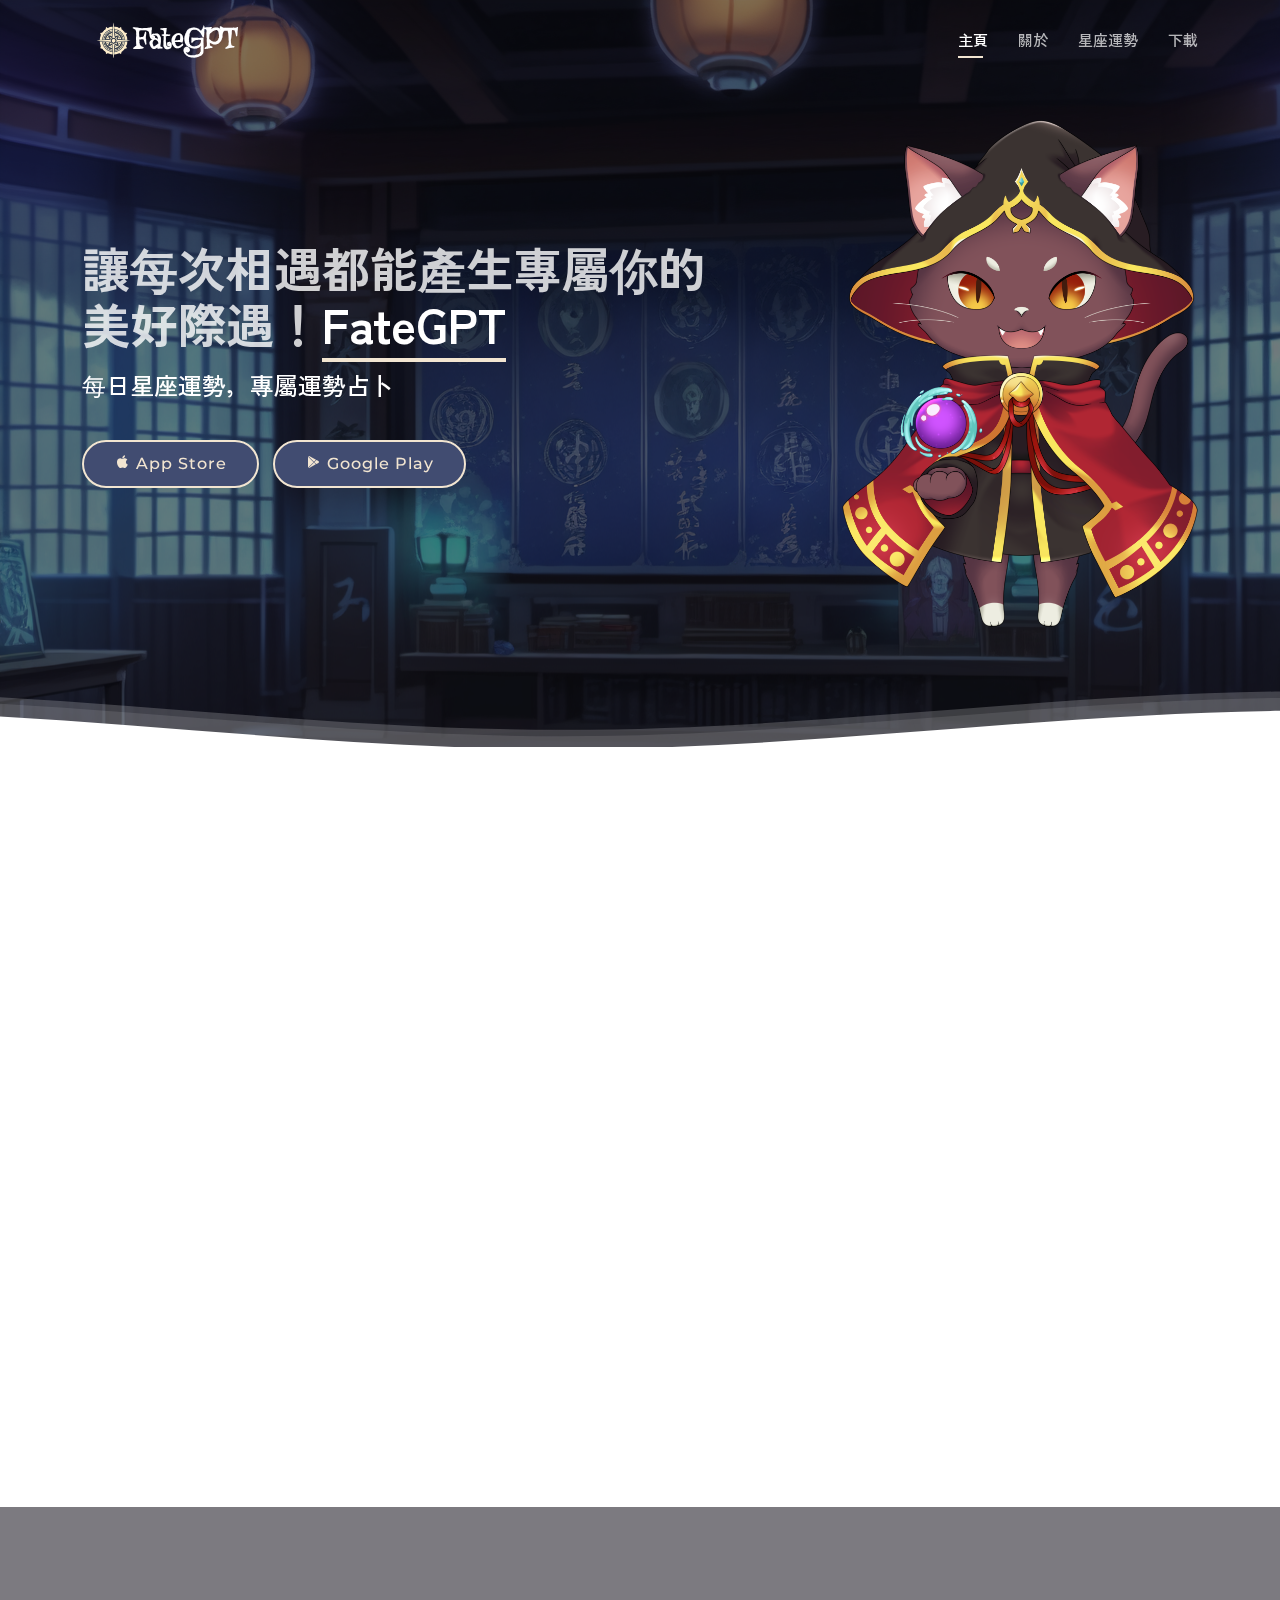
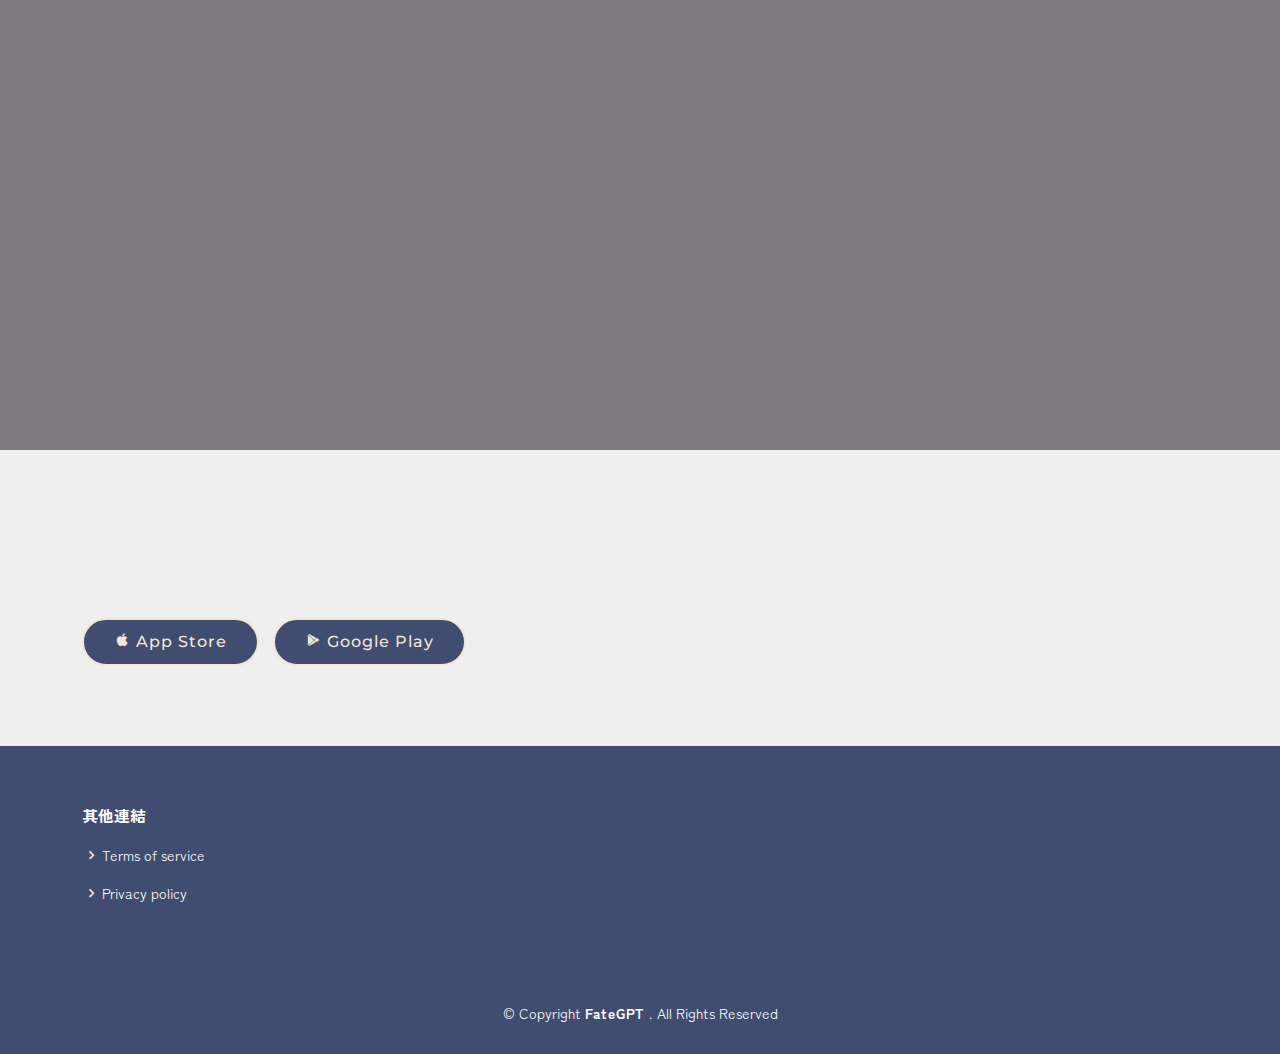
<file: index.html>
<!DOCTYPE html>
<html lang="en">

<head>
  <meta charset="utf-8">
  <meta content="width=device-width, initial-scale=1.0" name="viewport">

  <title>FateGPT 免費的AI每日星座運勢，占卜小幫手</title>
  <meta
    name="title"
    content="FateGPT 免費的AI每日星座運勢，占卜小幫手"
  />
  <!-- <meta
    name="description"
    content="Create professional and effective emails in seconds with EmailGPT, the AI email writer tool powered byChatGPT from OpenAI. Say goodbye to writer's block and hello to faster, easier email writing."
  /> -->
  
  <!-- HTML Meta Tags -->
  <title>FateGPT 免費的AI每日星座運勢，占卜小幫手</title>
  <meta name="description" content=" FateGPT 精準與免費的AI每日星座運勢，占卜小幫手， 利用ChatGPT from OpenAI的技術，提供最準確的，星座分析、星座命盤、星座運勢、星座配對、心理測驗，問卦占卜，精準解釋你的命運、運氣、並且提供建議與方向，不管是愛情運勢，工作運勢，透過精確的AI分析，免費提供給最精準的人工智慧AI占卜結果。">

  <!-- Facebook Meta Tags -->
  <meta property="og:url" content="https://fategpt.github.io/landingpage/">
  <meta property="og:type" content="website">
  <meta property="og:title" content="FateGPT 免費的AI每日星座運勢，占卜小幫手">
  <meta property="og:description" content=" FateGPT 精準與免費的AI每日星座運勢，占卜小幫手， 利用ChatGPT from OpenAI的技術，提供最準確的，星座分析、星座命盤、星座運勢、星座配對、心理測驗，問卦占卜，精準解釋你的命運、運氣、並且提供建議與方向，不管是愛情運勢，工作運勢，透過精確的AI分析，免費提供給最精準的人工智慧AI占卜結果。">
  <meta property="og:image" content="https://fategpt.github.ioassets/img/FateGPT.png">

  <!-- Twitter Meta Tags -->
  <meta name="twitter:card" content="summary_large_image">
  <meta property="twitter:domain" content="fategpt.github.io">
  <meta property="twitter:url" content="https://fategpt.github.io/landingpage/">
  <meta name="twitter:title" content="FateGPT 免費的AI每日星座運勢，占卜小幫手">
  <meta name="twitter:description" content=" FateGPT 精準與免費的AI每日星座運勢，占卜小幫手， 利用ChatGPT from OpenAI的技術，提供最準確的，星座分析、星座命盤、星座運勢、星座配對、心理測驗，問卦占卜，精準解釋你的命運、運氣、並且提供建議與方向，不管是愛情運勢，工作運勢，透過精確的AI分析，免費提供給最精準的人工智慧AI占卜結果。">
  <meta name="twitter:image" content="https://fategpt.github.ioassets/img/FateGPT.png">

  <!-- Meta Tags Generated via https://www.opengraph.xyz -->
        
  <meta
    name="keywords"
    content="星座運勢，每日運勢，星座命盤，心理測驗，占卜，解卦，AI算命，AI星座運勢，AI占卜"
  />
  <meta
    property="og:locale"
    content="en_US"
  />
  <meta property="og:url" content="https://fategpt.github.io/landingpage/" />
  <meta
    property="og:type"
    content="website"
  />
  <meta property="og:site_name" content="FateGPT 免費的AI每日星座運勢，占卜小幫手" />
  <meta
    property="og:image"
    name="image"
    content="assets/img/FateGPT.png"
  />


  <!-- Favicons -->
  <link href="assets/img/favicon.ico" rel="icon">
  <link rel="apple-touch-icon" sizes="180x180" href="assets/img/apple-touch-icon.png">
  <link rel="icon" type="image/png" sizes="32x32" href="assets/img/favicon-32x32.png">
  <link rel="icon" type="image/png" sizes="16x16" href="assets/img/favicon-16x16.png">
  <link rel="manifest" href="assets/img/site.webmanifest">

  <!-- Google Fonts -->
  <link href="https://fonts.googleapis.com/css?family=Open+Sans:300,300i,400,400i,600,600i,700,700i|Montserrat:300,300i,400,400i,500,500i,600,600i,700,700i|Poppins:300,300i,400,400i,500,500i,600,600i,700,700i" rel="stylesheet">

  <!-- Vendor CSS Files -->
  <link href="assets/vendor/aos/aos.css" rel="stylesheet">
  <link href="assets/vendor/bootstrap/css/bootstrap.min.css" rel="stylesheet">
  <link href="assets/vendor/bootstrap-icons/bootstrap-icons.css" rel="stylesheet">
  <link href="assets/vendor/boxicons/css/boxicons.min.css" rel="stylesheet">
  <link href="assets/vendor/glightbox/css/glightbox.min.css" rel="stylesheet">
  <link href="assets/vendor/remixicon/remixicon.css" rel="stylesheet">
  <link href="assets/vendor/swiper/swiper-bundle.min.css" rel="stylesheet">

  <!-- Template Main CSS File -->
  <link href="assets/css/style.css" rel="stylesheet">
  <link rel="preconnect" href="https://fonts.googleapis.com">
  <link rel="preconnect" href="https://fonts.gstatic.com" crossorigin>
  <link href="https://fonts.googleapis.com/css2?family=Griffy&family=Zen+Kaku+Gothic+New:wght@300;400;500;700;900&display=swap" rel="stylesheet">
  <!-- =======================================================
  * Template Name: Bootslander - v4.10.0
  * Template URL: https://bootstrapmade.com/bootslander-free-bootstrap-landing-page-template/
  * Author: BootstrapMade.com
  * License: https://bootstrapmade.com/license/
  ======================================================== -->
  <!-- Google tag (gtag.js) -->
  <script async src="https://www.googletagmanager.com/gtag/js?id=G-25MB5J598Z">
  </script>
  <script>
    window.dataLayer = window.dataLayer || [];
    function gtag(){dataLayer.push(arguments);}
    gtag('js', new Date());
  
    gtag('config', 'G-25MB5J598Z');
  </script>
</head>

<body>

  <!-- ======= Header ======= -->
  <header id="header" class="fixed-top d-flex align-items-center header-transparent">
    <div class="container d-flex align-items-center justify-content-between">

      <div class="logo">
        <h1>
          <a href="index.html" class="container d-flex align-items-center justify-content-between" >
            <img src="assets/img/FateGPT.png" alt="Illustration of Fate Predicting " class="img-fluid">
            <span class="specialWord">FateGPT</span>
          </a>
        </h1>
        <!-- Uncomment below if you prefer to use an image logo -->
        <!-- <a href="index.html"><img src="assets/img/logo.png" alt="" class="img-fluid"></a>-->
      </div>

      <nav id="navbar" class="navbar">
        <ul>
          <li><a class="nav-link scrollto active" href="#hero">主頁</a></li>
          <li><a class="nav-link scrollto" href="#about">關於</a></li>
          <li><a class="nav-link scrollto" href="#testimonials">星座運勢</a></li>
          <li><a class="nav-link scrollto" href="#download">下載</a></li>
        </ul>
        <i class="bi bi-list mobile-nav-toggle"></i>
      </nav><!-- .navbar -->

    </div>
  </header><!-- End Header -->

  <!-- ======= Hero Section ======= -->
  <section id="hero" class="hometop">

    <div class="container">
      <div class="row justify-content-between">
        <div class="col-lg-7 pt-5 pt-lg-0 order-2 order-lg-1 d-flex align-items-center">
          <div data-aos="zoom-out">
            <h1>讓每次相遇都能產生專屬你的美好際遇！<span>FateGPT</span></h1>
            <h2>每日星座運勢，專屬運勢占卜</h2>
            <!-- <div class="text-center text-lg-start">
              <a href="#download" class="btn-get-started mr-2 scrollto">Get Started</a>
            </div> -->

           
            <div>
              <!-- <a href="https://emailgpt.ai"  class="download-btn">
                <i class="bx bx-window"></i>
                Web
              </a> -->
              <a
                href="https://apps.apple.com/tw/app/%E5%96%B5%E4%B8%B8%E4%B9%8B%E7%9C%BC-%E5%96%B5%E4%B8%B8ai%E5%8A%A9%E7%90%86/id6472396918"
                class="download-btn"
                target="_blank"
              >
                <i class="bx bxl-apple"></i>
                App Store
              </a>
              <a
                href="https://play.google.com/store/apps/details?id=ai.nekomaru.app&hl=zh_TW&gl=US"
                class="download-btn"
                target="_blank"
              >
                <i class="bx bxl-play-store"></i>
                Google Play
              </a>
            </div>
          </div>
        </div>
        <div class="col-lg-4 order-1 order-lg-2 hero-img" data-aos="zoom-out" data-aos-delay="300">
          <img src="assets/img/cat3.png" class="img-fluid animated" alt="Illustration of AI writing an email">
        </div>
      </div>
    </div>

    <svg class="hero-waves" xmlns="http://www.w3.org/2000/svg" xmlns:xlink="http://www.w3.org/1999/xlink" viewBox="0 24 150 28 " preserveAspectRatio="none">
      <defs>
        <path id="wave-path" d="M-160 44c30 0 58-18 88-18s 58 18 88 18 58-18 88-18 58 18 88 18 v44h-352z">
      </defs>
      <g class="wave1">
        <use xlink:href="#wave-path" x="50" y="3" fill="rgba(255,255,255, .1)">
      </g>
      <g class="wave2">
        <use xlink:href="#wave-path" x="50" y="0" fill="rgba(255,255,255, .2)">
      </g>
      <g class="wave3">
        <use xlink:href="#wave-path" x="50" y="9" fill="#fff">
      </g>
    </svg>

  </section><!-- End Hero -->

  <main id="main">

    <!-- ======= About Section ======= -->
    <section id="about" class="about">
      <div class="container">

        <div class="row">
          <div class="col-xl-5 col-lg-6 video-box d-flex justify-content-center align-items-stretch" data-aos="fade-right">
            <!-- <a href="https://www.youtube.com/watch?v=StpBR2W8G5A" class="glightbox play-btn mb-4"></a> -->
          </div>

          <div class="col-xl-7 col-lg-6 icon-boxes d-flex flex-column align-items-stretch justify-content-center py-5 px-lg-5" data-aos="fade-left">
            <h3>
              算命與星座大師喵丸，打造您的個人專屬運勢
            </h3>
            <p class="dialog">
             嗨！我是GPT喵丸，獅子座的你今天過得還好嗎？我感受到了....你的每日星座運勢是....
            </p>
            <p  class="dialog">
              嗨～喵丸一直陪在你身邊，我嗅到你心中的疑惑與煩惱，想問就進僅管說吧.....
            </p>

            <div class="icon-box" data-aos="zoom-in" data-aos-delay="200">
              <div class="icon"><i class="bi bi bi-moon-stars"></i></div>
              
              <h4 class="title">星座運勢</h4>
              <p class="description">
                <!-- Quickly generate a professional email in three easy steps : input your ideas, input the recipient, and click to generate. -->
                依據您所在的地點，天氣，以及來自喵丸的感知，為您提供每日星座運勢。
              </p>
            </div>

            <div class="icon-box" data-aos="zoom-in" data-aos-delay="100">
              <div class="icon"><i class=" bi bi-chat-text-fill"></i></div>
              <h4 class="title">每日問卦占卜</h4>
              <p class="description">
                <!-- Quickly reply to emails has never been easier in three steps : paste the mail content, express your ideas, and click to generate. -->
               想知道的，內心所有的疑惑，都可以詢問喵丸，喵丸會給你一個專屬的答案。

              </p>
            </div>



            <div class="icon-box" data-aos="zoom-in" data-aos-delay="300">
              <div class="icon"><i class="bi bi-save-fill"></i></div>
              <h4 class="title">卜卦結果閃卡</h4>
              <p class="description">
                <!-- Regenerate Again. you can keep generating new emails until you are satisfied with the result. -->
                儲存你的算命卜卦截圖，分享你的專屬問卦結果到社群媒體。
              </p>
            </div>

          </div>
        </div>

      </div>
    </section>
    <!-- End About Section -->


        <!-- ======= Testimonials Section ======= -->
    <section id="testimonials" class="testimonials">
      <div class="container">

        <div class="testimonials-slider swiper" data-aos="fade-up" data-aos-delay="100">
          <div class="swiper-wrapper">

            <div class="swiper-slide">
              <div class="testimonial-item">
                <img src="assets/img/leo.jpg" class="testimonial-img" alt="">
                <h3>獅子座</h3>
                <h4>Leo</h4>
                <p>
                  <i class="bx bxs-quote-alt-left quote-icon-left"></i>
                  您今天可能會在溝通和社交方面表現得相當出色。您的月亮星座雙子座會讓您在與人互動時更加靈活和機智，能夠輕鬆地與他人建立良好的聯繫和溝通。加上您的水星星座牡羊座，您在表達自己和傳達想法時可能會更加直接和自信。天氣晴朗也有助於您的心情和能量，可能會讓您感到更加積極和活力充沛。
                  <br>
                  然而，需要注意的是，您的太陽星座雙魚座可能會使您在情感上較為敏感和感性，容易受到他人情感的影響。在與他人互動時，請注意保持冷靜和理智，避免過於情緒化或過於多愁善感。
                  <i class="bx bxs-quote-alt-right quote-icon-right"></i>
                </p>
              </div>
            </div><!-- End testimonial item -->

            <div class="swiper-slide">
              <div class="testimonial-item">
                <img src="assets/img/Aquarius.jpg" class="testimonial-img" alt="">
                <h3>水瓶座</h3>
                <h4>Aquarius</h4>
                <p>
                  <i class="bx bxs-quote-alt-left quote-icon-left"></i>
                  總體而言，今天可能會遇到一些挑戰或困難，但只要保持冷靜、應對靈活並與他人溝通，您將能夠應對這些情況。天氣不佳可能會對您的情緒和身體健康產生影響，因此請特別注意保持身體健康和情緒穩定。在愛情和事業方面，可能需要更多的耐心和理解，並尋找解決問題的方法。在財務管理方面也要謹慎，避免冒險性投資，保持穩健的財務規劃。
                  <i class="bx bxs-quote-alt-right quote-icon-right"></i>
                </p>
              </div>
            </div><!-- End testimonial item -->

            <div class="swiper-slide">
              <div class="testimonial-item">
                <img src="assets/img/Pisces.jpg" class="testimonial-img" alt="">
                <h3>雙魚座</h3>
                <h4>Pisces</h4>
                <p>
                  <i class="bx bxs-quote-alt-left quote-icon-left"></i>
                  根據今天的天氣多雲，可能會對您的情緒和行動帶來一些變化。在事業和學業方面，您可能需要更加謹慎和細心，確保細節處理得當，避免因疏忽而產生錯誤。在人際關係中，您可能需要更加理性和客觀地對待問題，與他人溝通時要謹言慎行，避免因情緒而引起誤解或爭執。
                  <br>
                  總體而言，今天可能會是一個需要謹慎和細心應對的日子。保持冷靜、客觀和理性的態度，注重細節和溝通，您將能夠應對各種情況並取得良好的結果。
                  <i class="bx bxs-quote-alt-right quote-icon-right"></i>
                </p>
              </div>
            </div><!-- End testimonial item -->

            <div class="swiper-slide">
              <div class="testimonial-item">
                <img src="assets/img/Sagittarius.jpg" class="testimonial-img" alt="">
                <h3>射手座</h3>
                <h4>Sagittarius</h4>
                <p>
                  <i class="bx bxs-quote-alt-left quote-icon-left"></i>
                  在事業和學業方面，今天可能會有一些機會和進展，您可能會感到充滿活力和動力，能夠積極面對工作和學習的任務。在人際關係中，您可能會表現得比較獨立和自信，能夠與他人保持良好的溝通和合作。在愛情方面，今天可能會有一些愉快的時刻，可以與伴侶一起享受陽光明媚的日子。在金錢管理方面，可能需要謹慎處理財務事務，避免過度花費或投資風險。在健康方面，今天的晴天天氣也適合您進行戶外運動或休閒活動，有助於保持身體健康和放鬆心情。
                  <br>
                  總體而言，今天可能是一個積極向上的日子，您可能會感到充滿能量和自信，能夠應對各種情況並取得良好的結果。
                  <i class="bx bxs-quote-alt-right quote-icon-right"></i>
                </p>
              </div>
            </div><!-- End testimonial item -->

            <div class="swiper-slide">
              <div class="testimonial-item">
                <img src="assets/img/Taurus.jpg" class="testimonial-img" alt="">
                <h3>金牛座</h3>
                <h4>Taurus</h4>
                <p>
                  <i class="bx bxs-quote-alt-left quote-icon-left"></i>
                  在事業和學業方面，可能需要注意天氣影響可能帶來的交通不便和工作計劃的調整。在人際關係中，可能需要更加關注他人的情感需求，提供支持和關心。
                  <br>
                  在愛情方面，今天可能會有一些情感上的波動，可能需要更加耐心和理解伴侶的情感變化。在金錢管理方面，可能需要謹慎處理財務事務，避免不必要的花費。
                  <br>
                  總體而言，今天可能是一個需要靈活應對和調整計劃的日子。請保持冷靜、關注細節和與他人良好溝通的態度，靈活應對可能出現的變化，您將能夠應對各種情況並取得良好的結果。
                  <i class="bx bxs-quote-alt-right quote-icon-right"></i>
                </p>
              </div>
            </div><!-- End testimonial item -->

          </div>
          <div class="swiper-pagination"></div>
        </div>

      </div>
    </section><!-- End Testimonials Section -->



    <!-- ======= Download Section ======= -->
    <section id="download" class="section-bg">
      <div class="container">
        <div class="section-title" data-aos="fade-up">
          <h2>下載</h2>
          <p>現在開始使用 FateGPT</p>
        </div>
        <div>
          <!-- <a
            href="https://emailgpt.ai"
            class="download-btn"
            target="_blank"
          >
            <i class="bx bx-window"></i>
            Web
          </a> -->
          <a
              href="https://apps.apple.com/tw/app/%E5%96%B5%E4%B8%B8%E4%B9%8B%E7%9C%BC-%E5%96%B5%E4%B8%B8ai%E5%8A%A9%E7%90%86/id6472396918"
              class="download-btn"
              target="_blank"
            >
            <i class="bx bxl-apple"></i>
            App Store
          </a>
          <a
            href="https://play.google.com/store/apps/details?id=ai.nekomaru.app&hl=zh_TW&gl=US"
            class="download-btn"
            target="_blank"
          >
            <i class="bx bxl-play-store"></i>
            Google Play
          </a>
        </div>
      </div>
    </section><!-- End Download Section -->

  </main><!-- End #main -->

  <!-- ======= Footer ======= -->
  <footer id="footer">
    <div class="footer-top">
      <div class="container">
        <div class="row">
          <div class="col-lg-2 col-md-6 footer-links">
            <h4>其他連結</h4>
            <ul>
              <li>
                <i class="bx bx-chevron-right"></i>
                <a href="./terms">Terms of service</a>
              </li>
              <li>
                <i class="bx bx-chevron-right"></i>
                <a href="./privacy">Privacy policy</a>
              </li>
            </ul>
          </div>
        </div>
      </div>
    </div>

    <div class="container">
      <div class="copyright">
        &copy; Copyright <strong><span> FateGPT </span></strong>. All Rights Reserved
        <br>

      </div>
    </div>
  </footer><!-- End Footer -->

  <a href="#" class="back-to-top d-flex align-items-center justify-content-center"><i class="bi bi-arrow-up-short"></i></a>
  <div id="preloader"></div>

  <!-- Vendor JS Files -->
  <script src="assets/vendor/purecounter/purecounter_vanilla.js"></script>
  <script src="assets/vendor/aos/aos.js"></script>
  <script src="assets/vendor/bootstrap/js/bootstrap.bundle.min.js"></script>
  <script src="assets/vendor/glightbox/js/glightbox.min.js"></script>
  <script src="assets/vendor/swiper/swiper-bundle.min.js"></script>
  <script src="assets/vendor/php-email-form/validate.js"></script>

  <!-- Template Main JS File -->
  <script src="assets/js/main.js"></script>

</body>

</html>
</file>
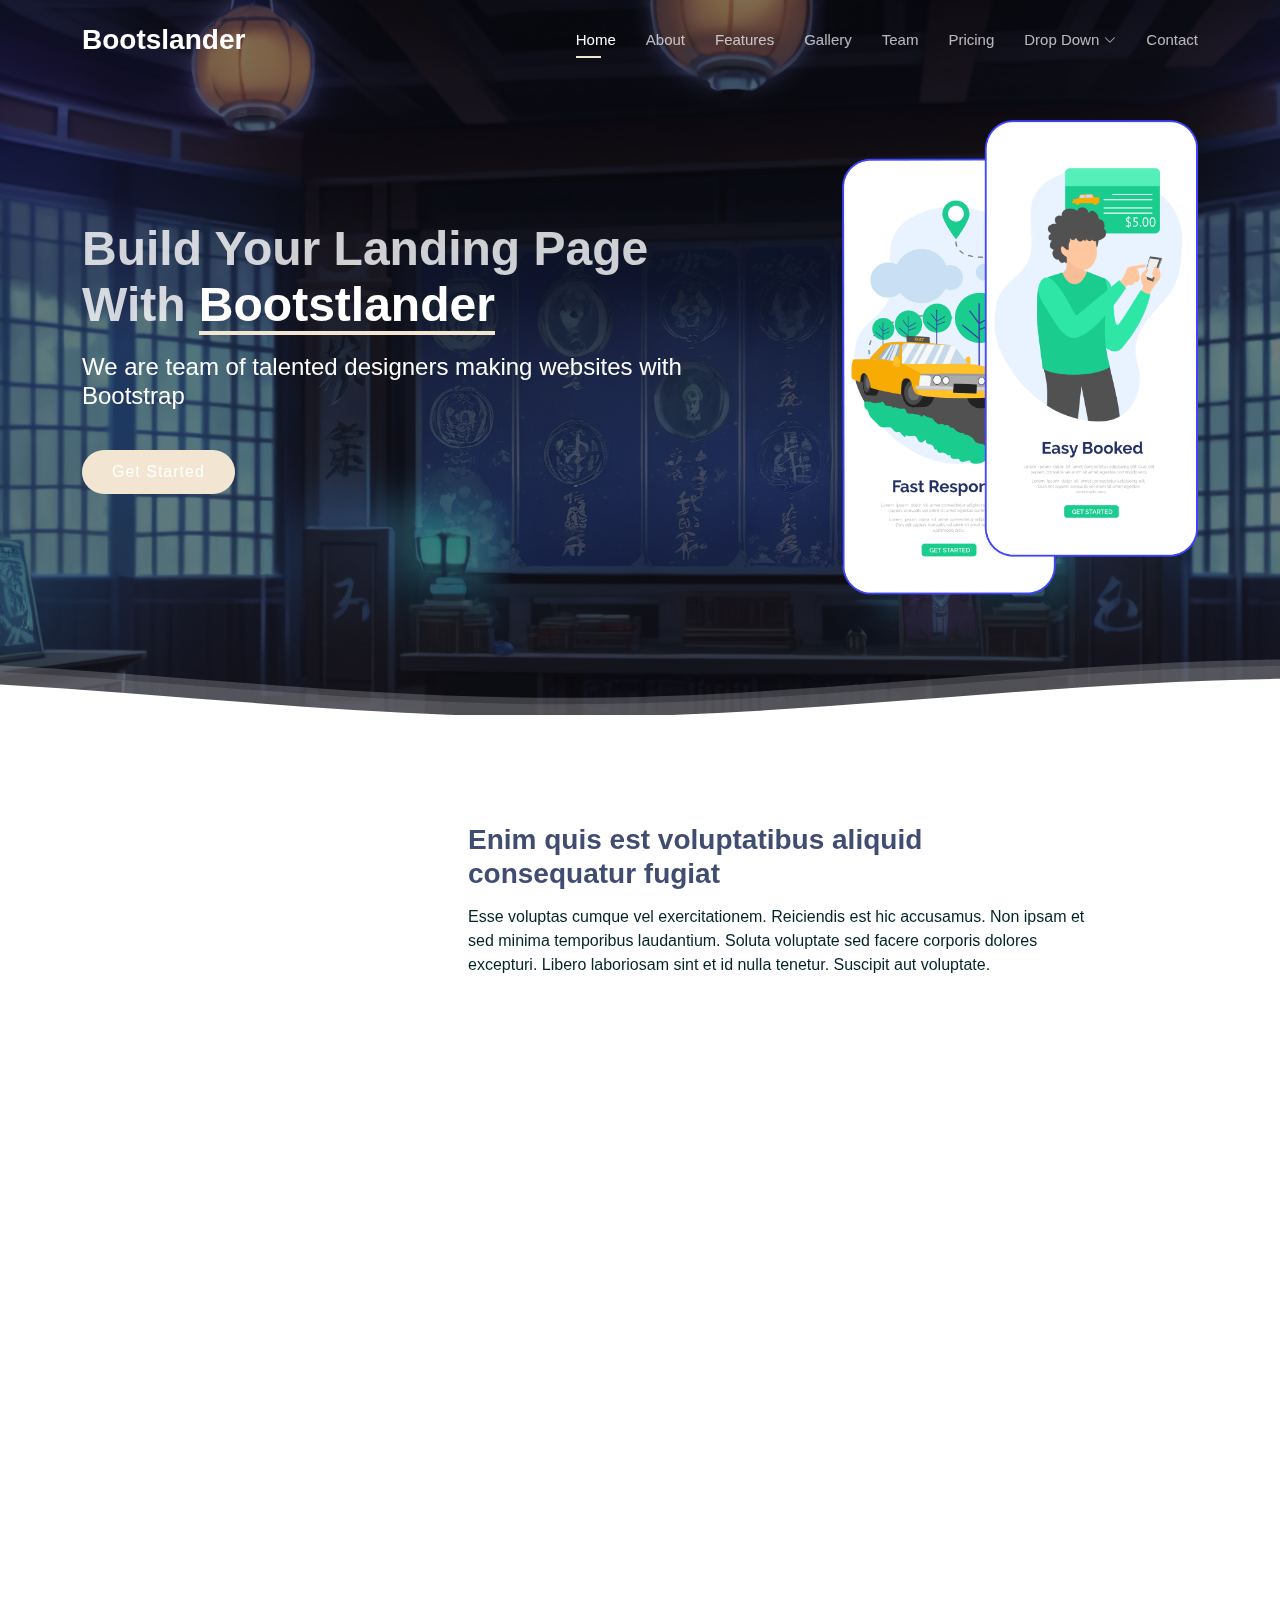
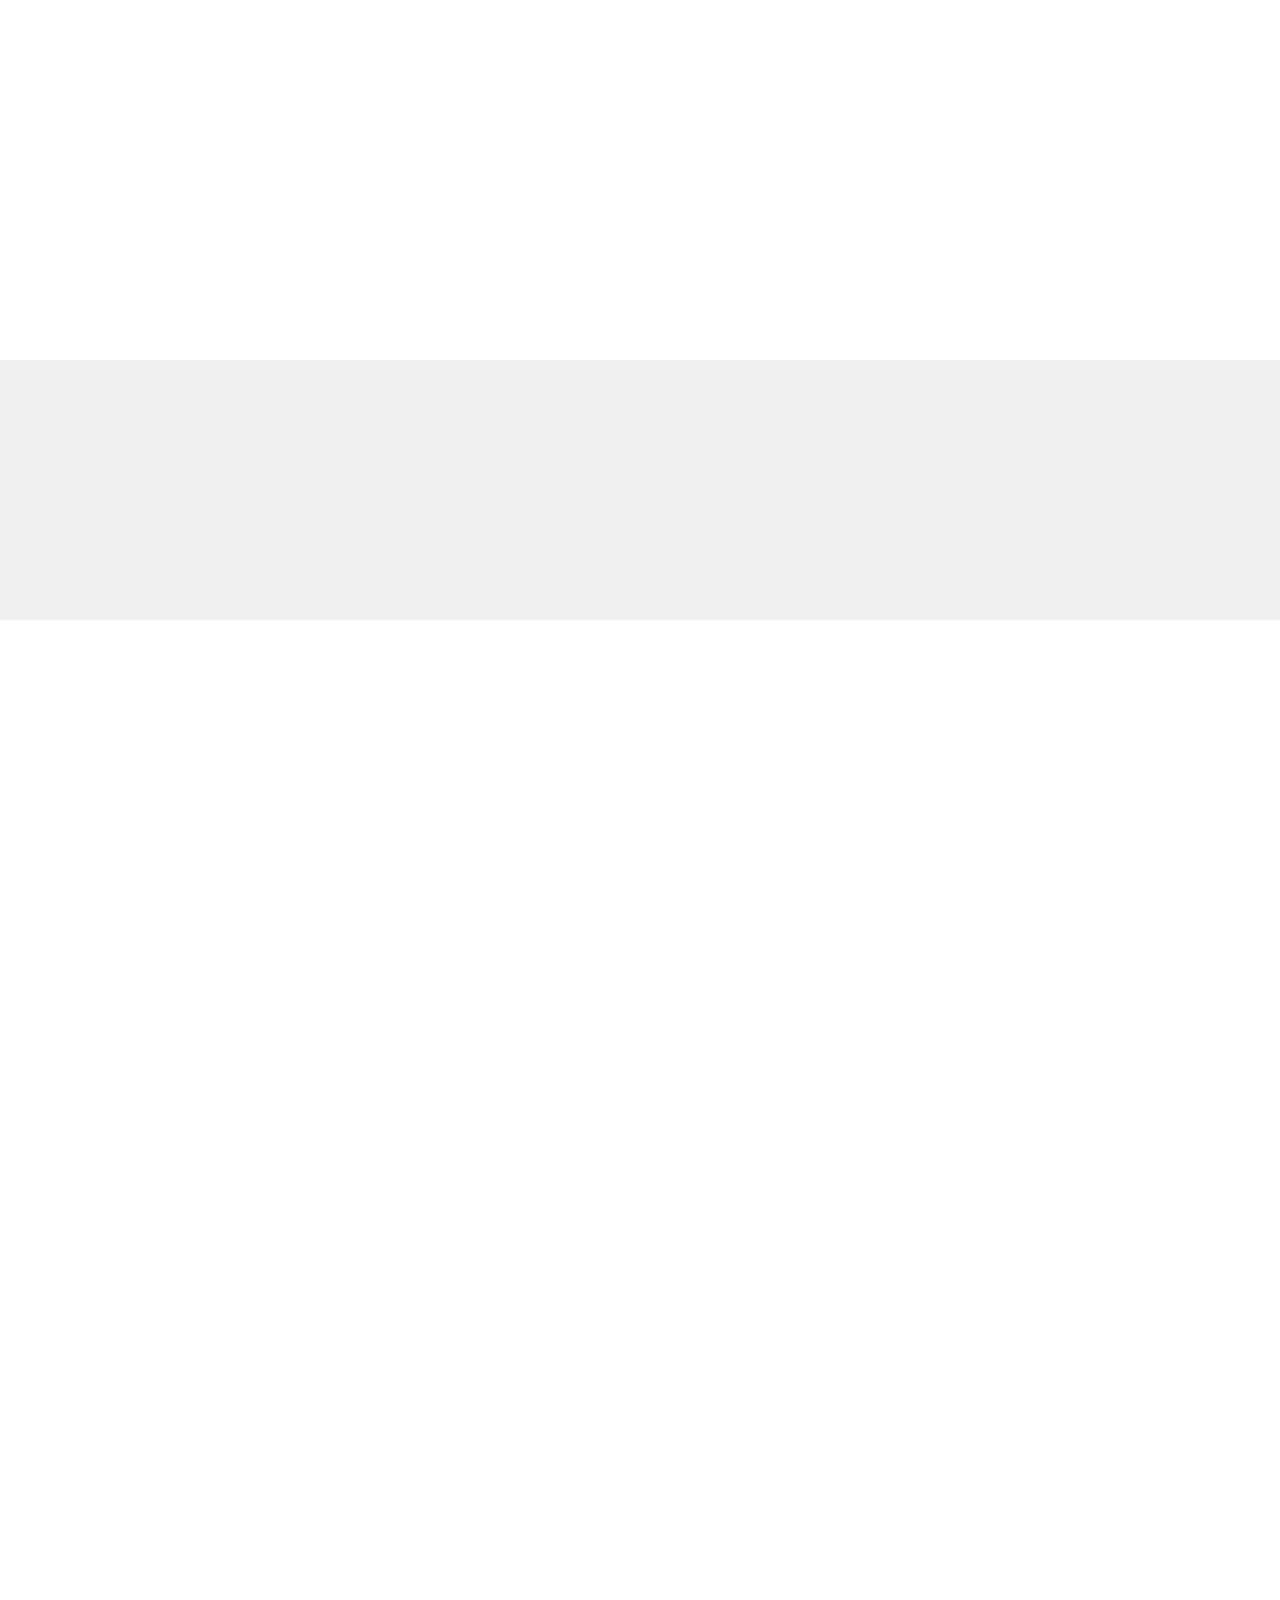
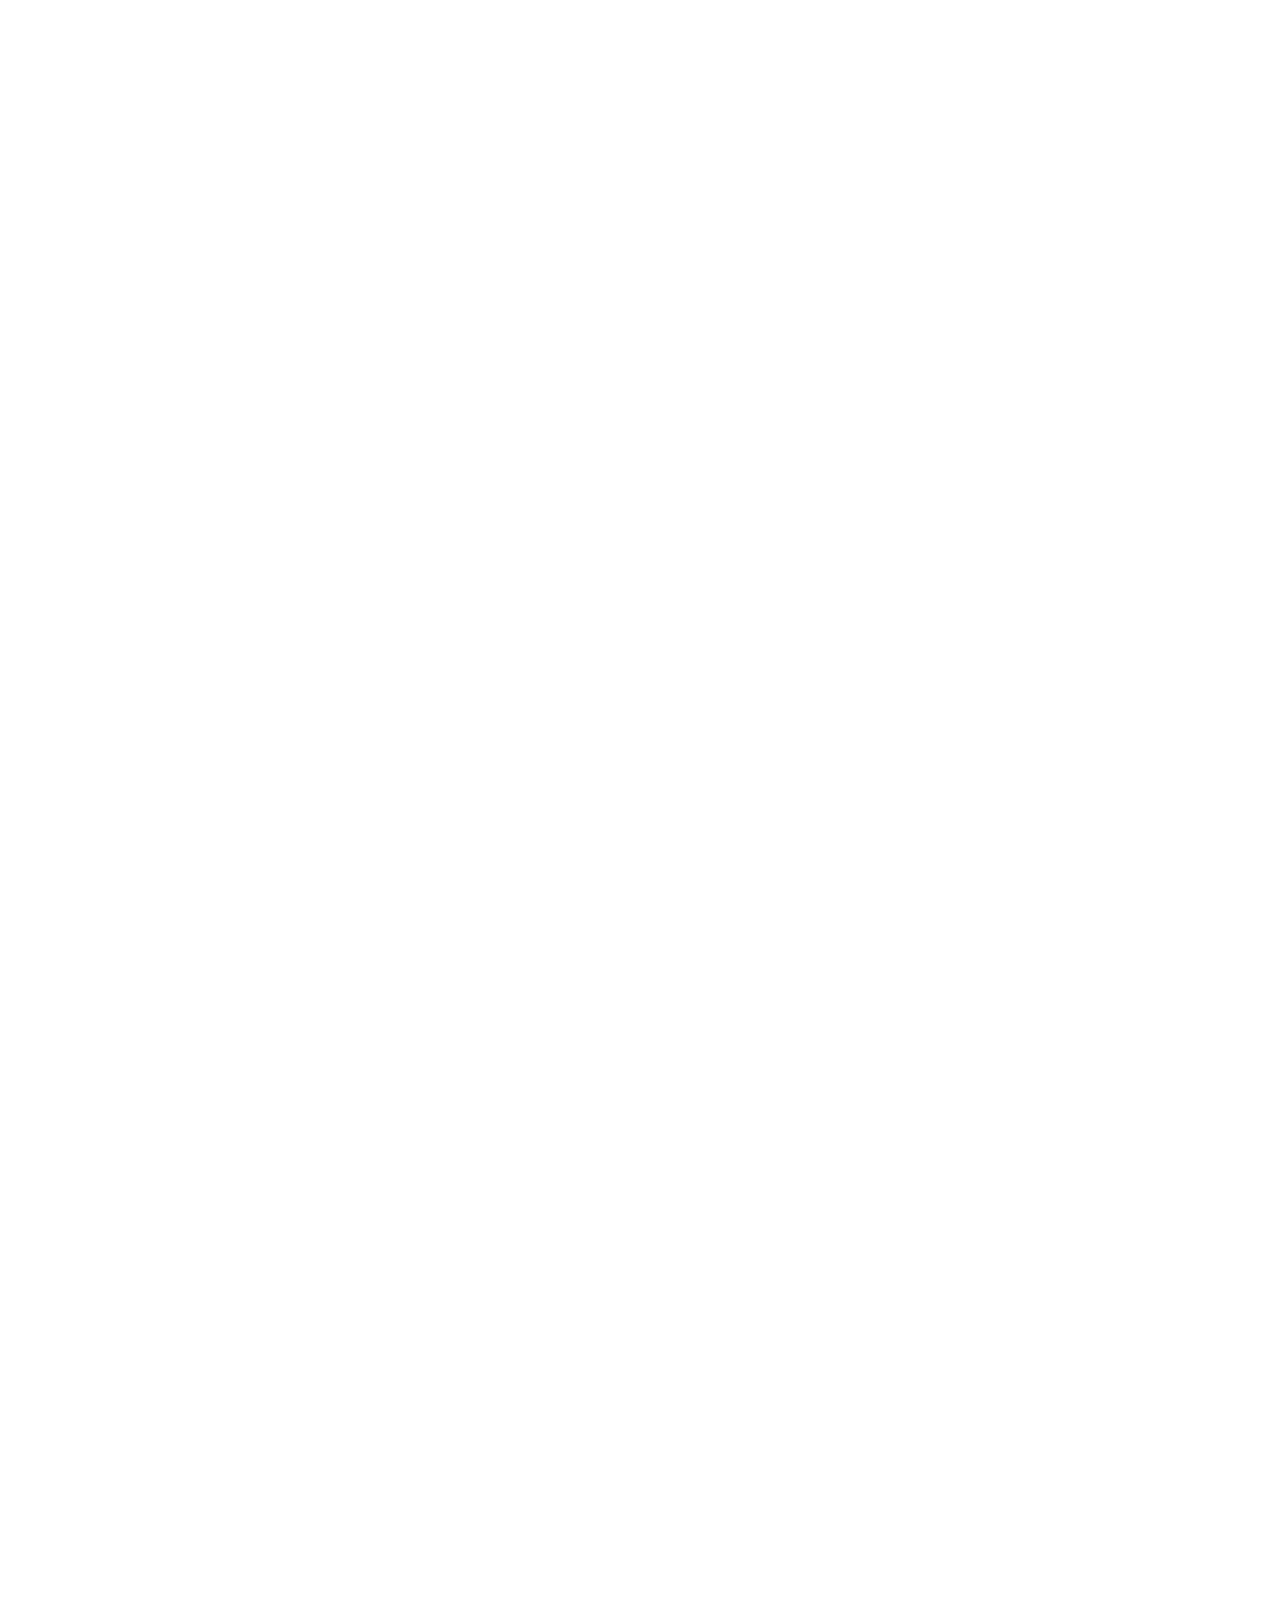
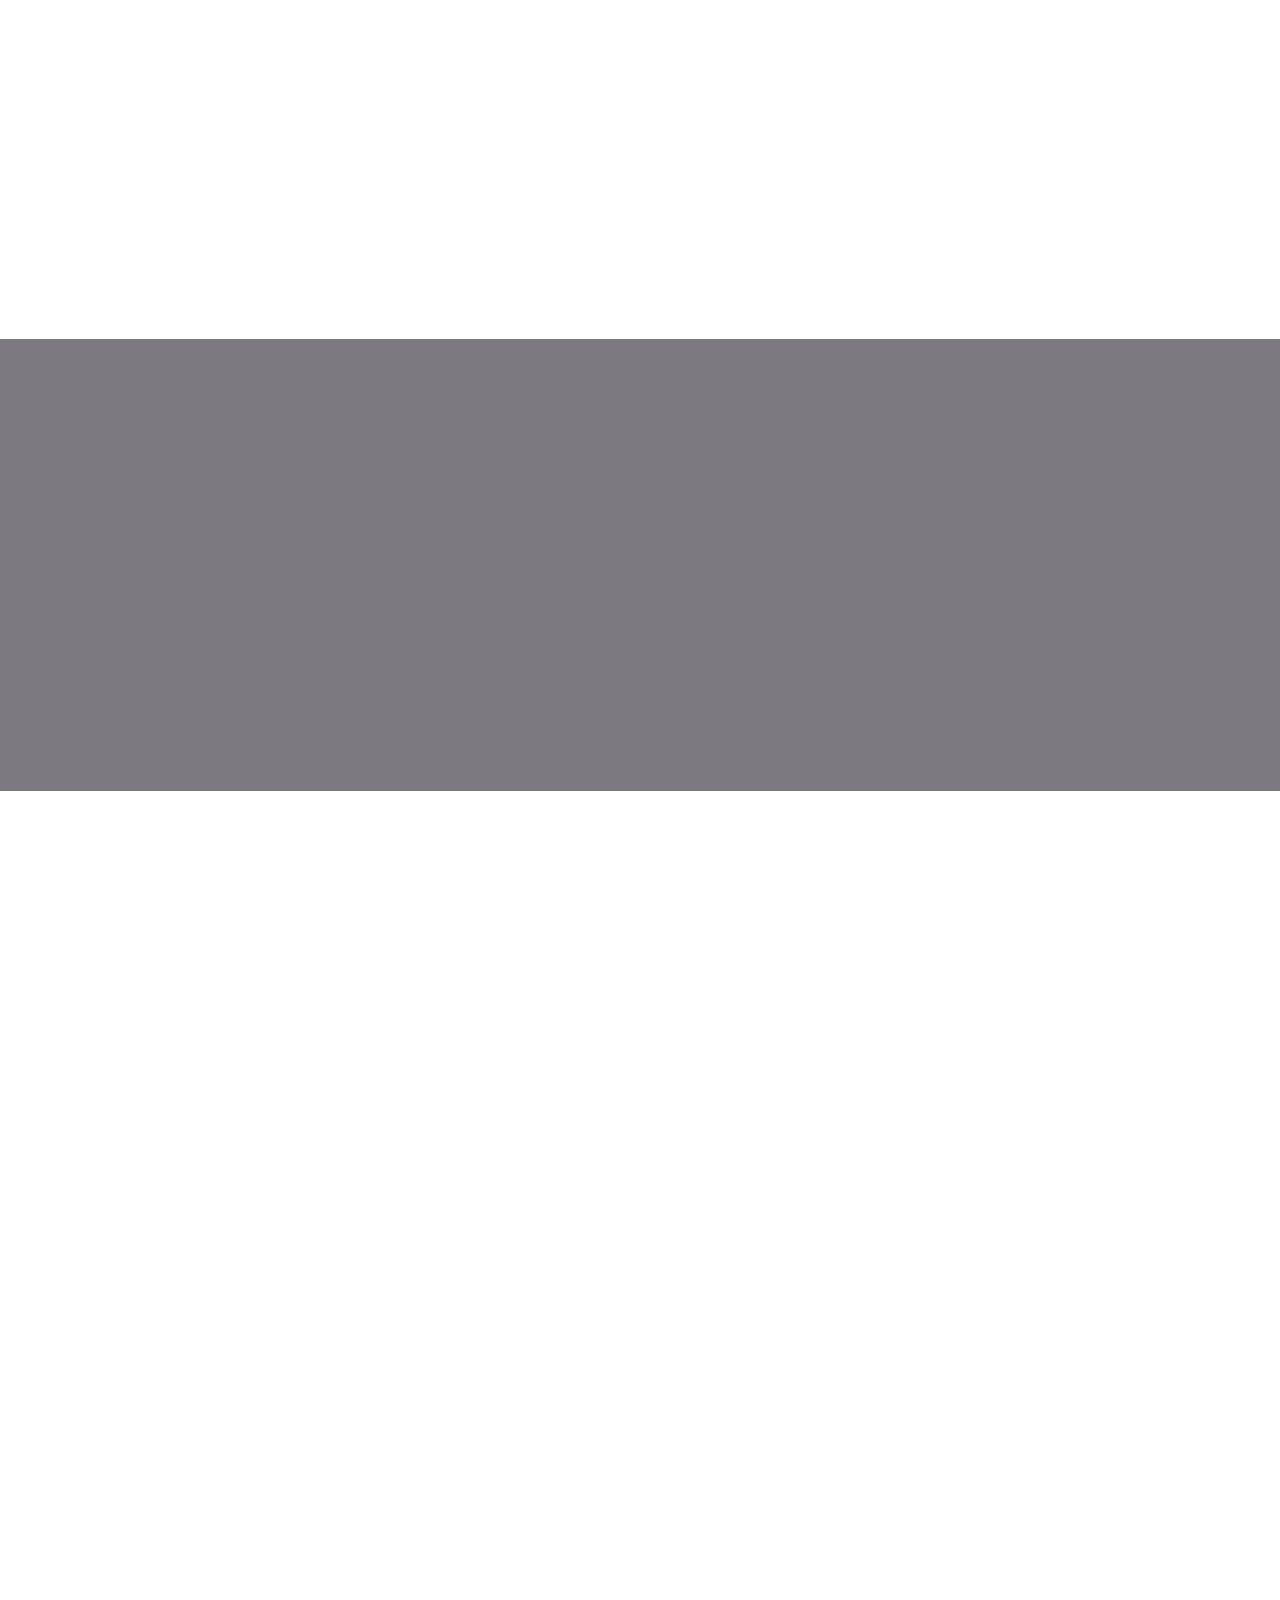
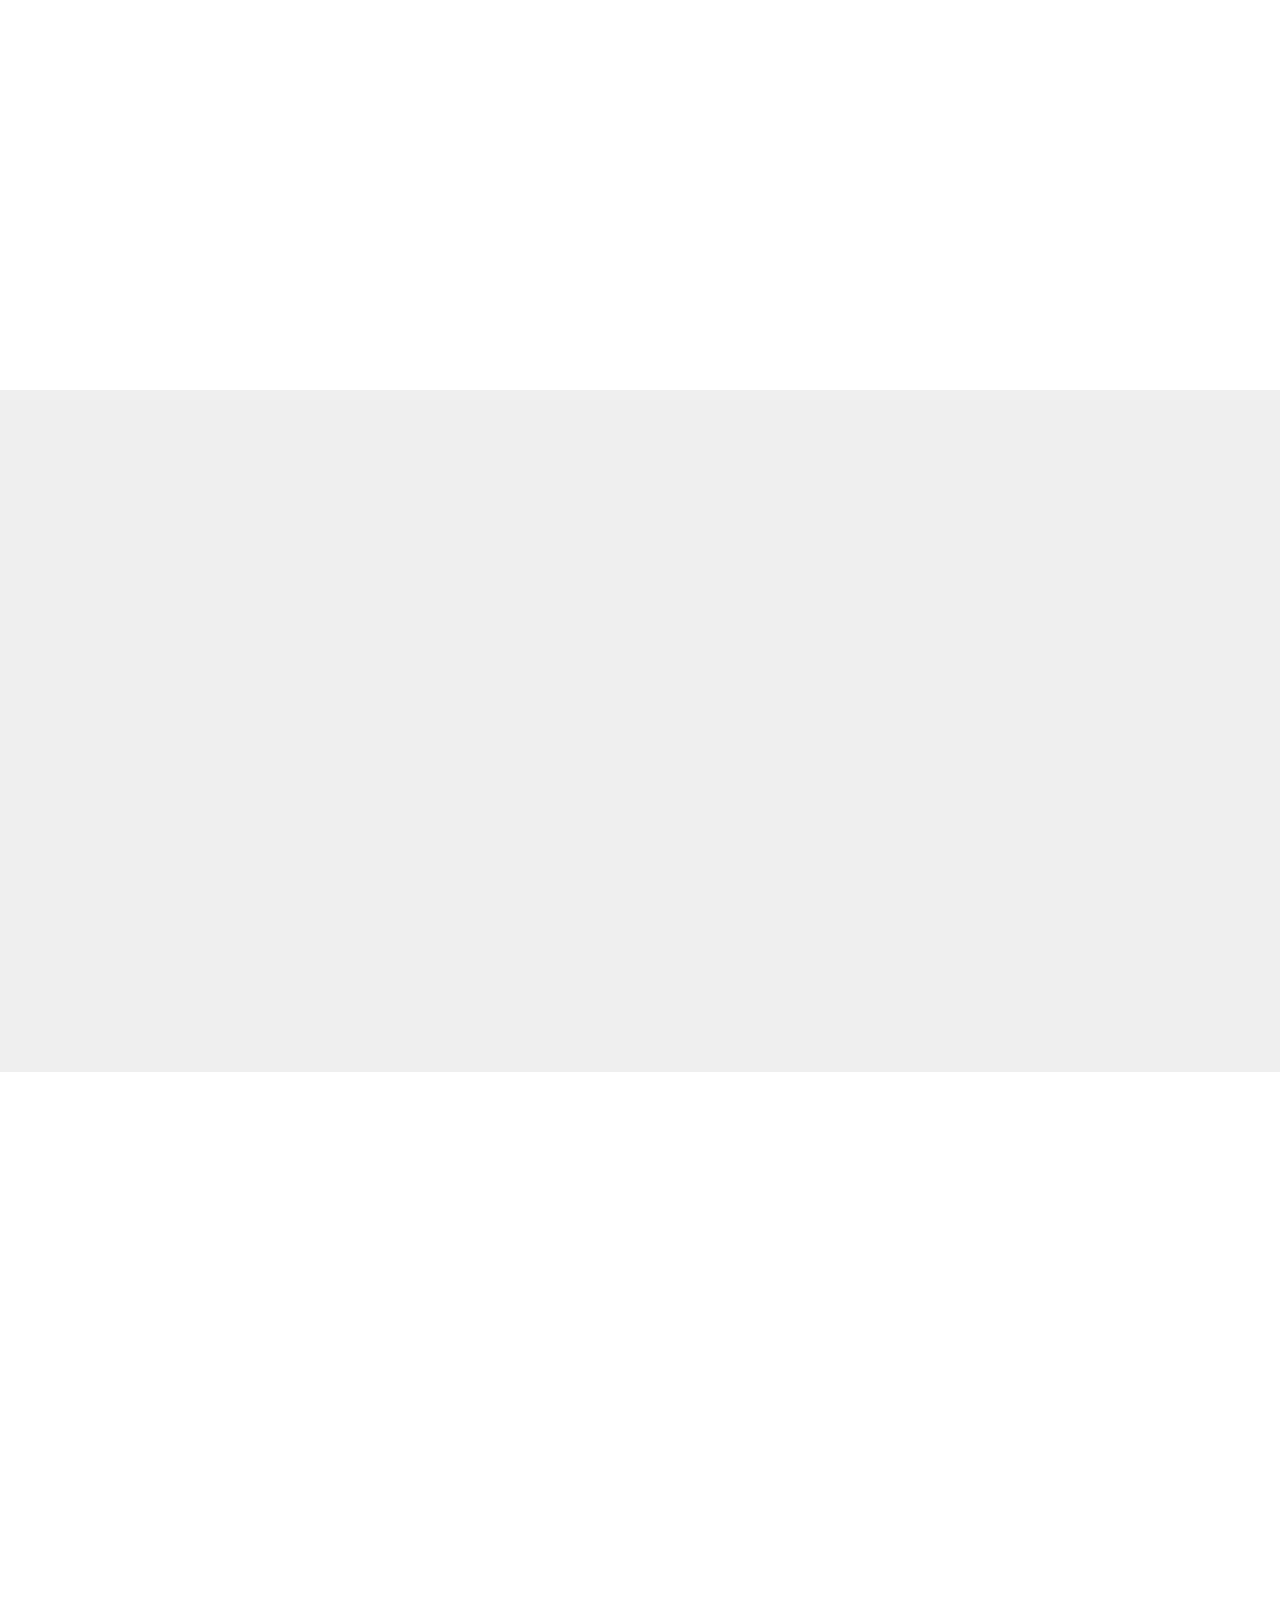
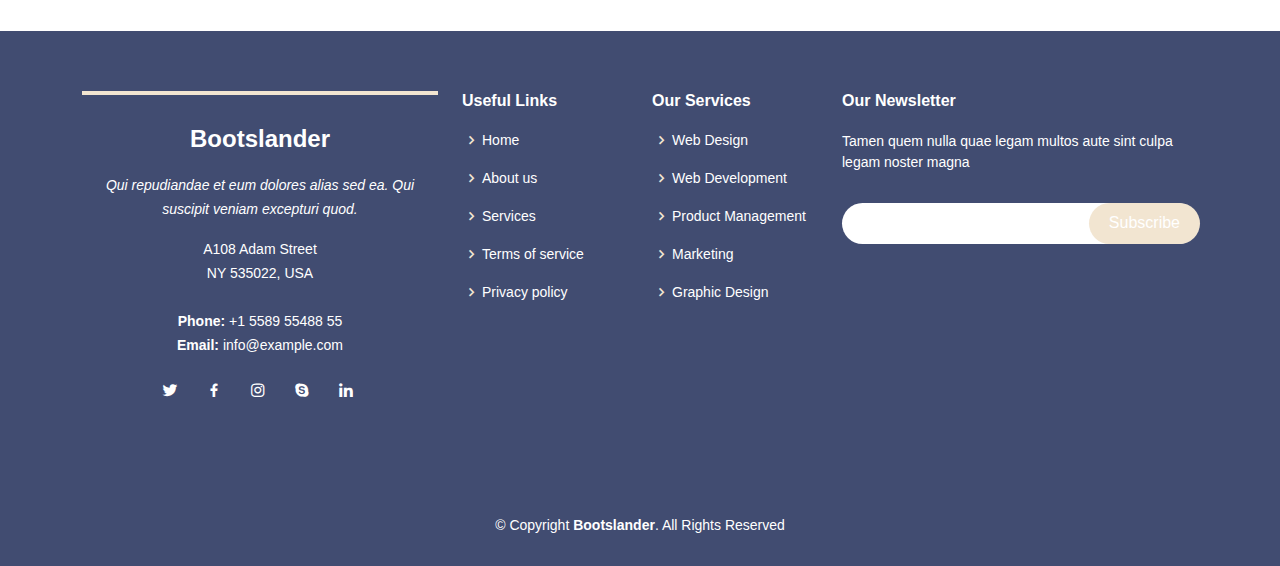
<file: index-template.html>
<!DOCTYPE html>
<html lang="en">

<head>
  <meta charset="utf-8">
  <meta content="width=device-width, initial-scale=1.0" name="viewport">

  <title>Bootslander Bootstrap Template - Index</title>
  <meta content="" name="description">
  <meta content="" name="keywords">

  <!-- Favicons -->
  <link href="assets/img/favicon.png" rel="icon">
  <link href="assets/img/apple-touch-icon.png" rel="apple-touch-icon">

  <!-- Google Fonts -->
  <link href="https://fonts.googleapis.com/css?family=Open+Sans:300,300i,400,400i,600,600i,700,700i|Montserrat:300,300i,400,400i,500,500i,600,600i,700,700i|Poppins:300,300i,400,400i,500,500i,600,600i,700,700i" rel="stylesheet">

  <!-- Vendor CSS Files -->
  <link href="assets/vendor/aos/aos.css" rel="stylesheet">
  <link href="assets/vendor/bootstrap/css/bootstrap.min.css" rel="stylesheet">
  <link href="assets/vendor/bootstrap-icons/bootstrap-icons.css" rel="stylesheet">
  <link href="assets/vendor/boxicons/css/boxicons.min.css" rel="stylesheet">
  <link href="assets/vendor/glightbox/css/glightbox.min.css" rel="stylesheet">
  <link href="assets/vendor/remixicon/remixicon.css" rel="stylesheet">
  <link href="assets/vendor/swiper/swiper-bundle.min.css" rel="stylesheet">

  <!-- Template Main CSS File -->
  <link href="assets/css/style.css" rel="stylesheet">

  <!-- =======================================================
  * Template Name: Bootslander - v4.10.0
  * Template URL: https://bootstrapmade.com/bootslander-free-bootstrap-landing-page-template/
  * Author: BootstrapMade.com
  * License: https://bootstrapmade.com/license/
  ======================================================== -->
</head>

<body>

  <!-- ======= Header ======= -->
  <header id="header" class="fixed-top d-flex align-items-center header-transparent">
    <div class="container d-flex align-items-center justify-content-between">

      <div class="logo">
        <h1><a href="index.html"><span>Bootslander</span></a></h1>
        <!-- Uncomment below if you prefer to use an image logo -->
        <!-- <a href="index.html"><img src="assets/img/logo.png" alt="" class="img-fluid"></a>-->
      </div>

      <nav id="navbar" class="navbar">
        <ul>
          <li><a class="nav-link scrollto active" href="#hero">Home</a></li>
          <li><a class="nav-link scrollto" href="#about">About</a></li>
          <li><a class="nav-link scrollto" href="#features">Features</a></li>
          <li><a class="nav-link scrollto" href="#gallery">Gallery</a></li>
          <li><a class="nav-link scrollto" href="#team">Team</a></li>
          <li><a class="nav-link scrollto" href="#pricing">Pricing</a></li>
          <li class="dropdown"><a href="#"><span>Drop Down</span> <i class="bi bi-chevron-down"></i></a>
            <ul>
              <li><a href="#">Drop Down 1</a></li>
              <li class="dropdown"><a href="#"><span>Deep Drop Down</span> <i class="bi bi-chevron-right"></i></a>
                <ul>
                  <li><a href="#">Deep Drop Down 1</a></li>
                  <li><a href="#">Deep Drop Down 2</a></li>
                  <li><a href="#">Deep Drop Down 3</a></li>
                  <li><a href="#">Deep Drop Down 4</a></li>
                  <li><a href="#">Deep Drop Down 5</a></li>
                </ul>
              </li>
              <li><a href="#">Drop Down 2</a></li>
              <li><a href="#">Drop Down 3</a></li>
              <li><a href="#">Drop Down 4</a></li>
            </ul>
          </li>
          <li><a class="nav-link scrollto" href="#contact">Contact</a></li>
        </ul>
        <i class="bi bi-list mobile-nav-toggle"></i>
      </nav><!-- .navbar -->

    </div>
  </header><!-- End Header -->

  <!-- ======= Hero Section ======= -->
  <section id="hero">

    <div class="container">
      <div class="row justify-content-between">
        <div class="col-lg-7 pt-5 pt-lg-0 order-2 order-lg-1 d-flex align-items-center">
          <div data-aos="zoom-out">
            <h1>Build Your Landing Page With <span>Bootstlander</span></h1>
            <h2>We are team of talented designers making websites with Bootstrap</h2>
            <div class="text-center text-lg-start">
              <a href="#about" class="btn-get-started scrollto">Get Started</a>
            </div>
          </div>
        </div>
        <div class="col-lg-4 order-1 order-lg-2 hero-img" data-aos="zoom-out" data-aos-delay="300">
          <img src="assets/img/hero-img.png" class="img-fluid animated" alt="">
        </div>
      </div>
    </div>

    <svg class="hero-waves" xmlns="http://www.w3.org/2000/svg" xmlns:xlink="http://www.w3.org/1999/xlink" viewBox="0 24 150 28 " preserveAspectRatio="none">
      <defs>
        <path id="wave-path" d="M-160 44c30 0 58-18 88-18s 58 18 88 18 58-18 88-18 58 18 88 18 v44h-352z">
      </defs>
      <g class="wave1">
        <use xlink:href="#wave-path" x="50" y="3" fill="rgba(255,255,255, .1)">
      </g>
      <g class="wave2">
        <use xlink:href="#wave-path" x="50" y="0" fill="rgba(255,255,255, .2)">
      </g>
      <g class="wave3">
        <use xlink:href="#wave-path" x="50" y="9" fill="#fff">
      </g>
    </svg>

  </section><!-- End Hero -->

  <main id="main">

    <!-- ======= About Section ======= -->
    <section id="about" class="about">
      <div class="container-fluid">

        <div class="row">
          <div class="col-xl-5 col-lg-6 video-box d-flex justify-content-center align-items-stretch" data-aos="fade-right">
            <a href="https://www.youtube.com/watch?v=StpBR2W8G5A" class="glightbox play-btn mb-4"></a>
          </div>

          <div class="col-xl-7 col-lg-6 icon-boxes d-flex flex-column align-items-stretch justify-content-center py-5 px-lg-5" data-aos="fade-left">
            <h3>Enim quis est voluptatibus aliquid consequatur fugiat</h3>
            <p>Esse voluptas cumque vel exercitationem. Reiciendis est hic accusamus. Non ipsam et sed minima temporibus laudantium. Soluta voluptate sed facere corporis dolores excepturi. Libero laboriosam sint et id nulla tenetur. Suscipit aut voluptate.</p>

            <div class="icon-box" data-aos="zoom-in" data-aos-delay="100">
              <div class="icon"><i class="bx bx-fingerprint"></i></div>
              <h4 class="title"><a href="">Lorem Ipsum</a></h4>
              <p class="description">Voluptatum deleniti atque corrupti quos dolores et quas molestias excepturi sint occaecati cupiditate non provident</p>
            </div>

            <div class="icon-box" data-aos="zoom-in" data-aos-delay="200">
              <div class="icon"><i class="bx bx-gift"></i></div>
              <h4 class="title"><a href="">Nemo Enim</a></h4>
              <p class="description">At vero eos et accusamus et iusto odio dignissimos ducimus qui blanditiis praesentium voluptatum deleniti atque</p>
            </div>

            <div class="icon-box" data-aos="zoom-in" data-aos-delay="300">
              <div class="icon"><i class="bx bx-atom"></i></div>
              <h4 class="title"><a href="">Dine Pad</a></h4>
              <p class="description">Explicabo est voluptatum asperiores consequatur magnam. Et veritatis odit. Sunt aut deserunt minus aut eligendi omnis</p>
            </div>

          </div>
        </div>

      </div>
    </section><!-- End About Section -->

    <!-- ======= Features Section ======= -->
    <section id="features" class="features">
      <div class="container">

        <div class="section-title" data-aos="fade-up">
          <h2>Features</h2>
          <p>Check The Features</p>
        </div>

        <div class="row" data-aos="fade-left">
          <div class="col-lg-3 col-md-4">
            <div class="icon-box" data-aos="zoom-in" data-aos-delay="50">
              <i class="ri-store-line" style="color: #ffbb2c;"></i>
              <h3><a href="">Lorem Ipsum</a></h3>
            </div>
          </div>
          <div class="col-lg-3 col-md-4 mt-4 mt-md-0">
            <div class="icon-box" data-aos="zoom-in" data-aos-delay="100">
              <i class="ri-bar-chart-box-line" style="color: #5578ff;"></i>
              <h3><a href="">Dolor Sitema</a></h3>
            </div>
          </div>
          <div class="col-lg-3 col-md-4 mt-4 mt-md-0">
            <div class="icon-box" data-aos="zoom-in" data-aos-delay="150">
              <i class="ri-calendar-todo-line" style="color: #e80368;"></i>
              <h3><a href="">Sed perspiciatis</a></h3>
            </div>
          </div>
          <div class="col-lg-3 col-md-4 mt-4 mt-lg-0">
            <div class="icon-box" data-aos="zoom-in" data-aos-delay="200">
              <i class="ri-paint-brush-line" style="color: #e361ff;"></i>
              <h3><a href="">Magni Dolores</a></h3>
            </div>
          </div>
          <div class="col-lg-3 col-md-4 mt-4">
            <div class="icon-box" data-aos="zoom-in" data-aos-delay="250">
              <i class="ri-database-2-line" style="color: #47aeff;"></i>
              <h3><a href="">Nemo Enim</a></h3>
            </div>
          </div>
          <div class="col-lg-3 col-md-4 mt-4">
            <div class="icon-box" data-aos="zoom-in" data-aos-delay="300">
              <i class="ri-gradienter-line" style="color: #ffa76e;"></i>
              <h3><a href="">Eiusmod Tempor</a></h3>
            </div>
          </div>
          <div class="col-lg-3 col-md-4 mt-4">
            <div class="icon-box" data-aos="zoom-in" data-aos-delay="350">
              <i class="ri-file-list-3-line" style="color: #11dbcf;"></i>
              <h3><a href="">Midela Teren</a></h3>
            </div>
          </div>
          <div class="col-lg-3 col-md-4 mt-4">
            <div class="icon-box" data-aos="zoom-in" data-aos-delay="400">
              <i class="ri-price-tag-2-line" style="color: #4233ff;"></i>
              <h3><a href="">Pira Neve</a></h3>
            </div>
          </div>
          <div class="col-lg-3 col-md-4 mt-4">
            <div class="icon-box" data-aos="zoom-in" data-aos-delay="450">
              <i class="ri-anchor-line" style="color: #b2904f;"></i>
              <h3><a href="">Dirada Pack</a></h3>
            </div>
          </div>
          <div class="col-lg-3 col-md-4 mt-4">
            <div class="icon-box" data-aos="zoom-in" data-aos-delay="500">
              <i class="ri-disc-line" style="color: #b20969;"></i>
              <h3><a href="">Moton Ideal</a></h3>
            </div>
          </div>
          <div class="col-lg-3 col-md-4 mt-4">
            <div class="icon-box" data-aos="zoom-in" data-aos-delay="550">
              <i class="ri-base-station-line" style="color: #ff5828;"></i>
              <h3><a href="">Verdo Park</a></h3>
            </div>
          </div>
          <div class="col-lg-3 col-md-4 mt-4">
            <div class="icon-box" data-aos="zoom-in" data-aos-delay="600">
              <i class="ri-fingerprint-line" style="color: #29cc61;"></i>
              <h3><a href="">Flavor Nivelanda</a></h3>
            </div>
          </div>
        </div>

      </div>
    </section><!-- End Features Section -->

    <!-- ======= Counts Section ======= -->
    <section id="counts" class="counts">
      <div class="container">

        <div class="row" data-aos="fade-up">

          <div class="col-lg-3 col-md-6">
            <div class="count-box">
              <i class="bi bi-emoji-smile"></i>
              <span data-purecounter-start="0" data-purecounter-end="232" data-purecounter-duration="1" class="purecounter"></span>
              <p>Happy Clients</p>
            </div>
          </div>

          <div class="col-lg-3 col-md-6 mt-5 mt-md-0">
            <div class="count-box">
              <i class="bi bi-journal-richtext"></i>
              <span data-purecounter-start="0" data-purecounter-end="521" data-purecounter-duration="1" class="purecounter"></span>
              <p>Projects</p>
            </div>
          </div>

          <div class="col-lg-3 col-md-6 mt-5 mt-lg-0">
            <div class="count-box">
              <i class="bi bi-headset"></i>
              <span data-purecounter-start="0" data-purecounter-end="1463" data-purecounter-duration="1" class="purecounter"></span>
              <p>Hours Of Support</p>
            </div>
          </div>

          <div class="col-lg-3 col-md-6 mt-5 mt-lg-0">
            <div class="count-box">
              <i class="bi bi-people"></i>
              <span data-purecounter-start="0" data-purecounter-end="15" data-purecounter-duration="1" class="purecounter"></span>
              <p>Hard Workers</p>
            </div>
          </div>

        </div>

      </div>
    </section><!-- End Counts Section -->

    <!-- ======= Details Section ======= -->
    <section id="details" class="details">
      <div class="container">

        <div class="row content">
          <div class="col-md-4" data-aos="fade-right">
            <img src="assets/img/details-1.png" class="img-fluid" alt="">
          </div>
          <div class="col-md-8 pt-4" data-aos="fade-up">
            <h3>Voluptatem dignissimos provident quasi corporis voluptates sit assumenda.</h3>
            <p class="fst-italic">
              Lorem ipsum dolor sit amet, consectetur adipiscing elit, sed do eiusmod tempor incididunt ut labore et dolore
              magna aliqua.
            </p>
            <ul>
              <li><i class="bi bi-check"></i> Ullamco laboris nisi ut aliquip ex ea commodo consequat.</li>
              <li><i class="bi bi-check"></i> Duis aute irure dolor in reprehenderit in voluptate velit.</li>
              <li><i class="bi bi-check"></i> Iure at voluptas aspernatur dignissimos doloribus repudiandae.</li>
              <li><i class="bi bi-check"></i> Est ipsa assumenda id facilis nesciunt placeat sed doloribus praesentium.</li>
            </ul>
            <p>
              Voluptas nisi in quia excepturi nihil voluptas nam et ut. Expedita omnis eum consequatur non. Sed in asperiores aut repellendus. Error quisquam ab maiores. Quibusdam sit in officia
            </p>
          </div>
        </div>

        <div class="row content">
          <div class="col-md-4 order-1 order-md-2" data-aos="fade-left">
            <img src="assets/img/details-2.png" class="img-fluid" alt="">
          </div>
          <div class="col-md-8 pt-5 order-2 order-md-1" data-aos="fade-up">
            <h3>Corporis temporibus maiores provident</h3>
            <p class="fst-italic">
              Lorem ipsum dolor sit amet, consectetur adipiscing elit, sed do eiusmod tempor incididunt ut labore et dolore
              magna aliqua.
            </p>
            <p>
              Ullamco laboris nisi ut aliquip ex ea commodo consequat. Duis aute irure dolor in reprehenderit in voluptate
              velit esse cillum dolore eu fugiat nulla pariatur. Excepteur sint occaecat cupidatat non proident, sunt in
              culpa qui officia deserunt mollit anim id est laborum
            </p>
            <p>
              Inventore id enim dolor dicta qui et magni molestiae. Mollitia optio officia illum ut cupiditate eos autem. Soluta dolorum repellendus repellat amet autem rerum illum in. Quibusdam occaecati est nisi esse. Saepe aut dignissimos distinctio id enim.
            </p>
          </div>
        </div>

        <div class="row content">
          <div class="col-md-4" data-aos="fade-right">
            <img src="assets/img/details-3.png" class="img-fluid" alt="">
          </div>
          <div class="col-md-8 pt-5" data-aos="fade-up">
            <h3>Sunt consequatur ad ut est nulla consectetur reiciendis animi voluptas</h3>
            <p>Cupiditate placeat cupiditate placeat est ipsam culpa. Delectus quia minima quod. Sunt saepe odit aut quia voluptatem hic voluptas dolor doloremque.</p>
            <ul>
              <li><i class="bi bi-check"></i> Ullamco laboris nisi ut aliquip ex ea commodo consequat.</li>
              <li><i class="bi bi-check"></i> Duis aute irure dolor in reprehenderit in voluptate velit.</li>
              <li><i class="bi bi-check"></i> Facilis ut et voluptatem aperiam. Autem soluta ad fugiat.</li>
            </ul>
            <p>
              Qui consequatur temporibus. Enim et corporis sit sunt harum praesentium suscipit ut voluptatem. Et nihil magni debitis consequatur est.
            </p>
            <p>
              Suscipit enim et. Ut optio esse quidem quam reiciendis esse odit excepturi. Vel dolores rerum soluta explicabo vel fugiat eum non.
            </p>
          </div>
        </div>

        <div class="row content">
          <div class="col-md-4 order-1 order-md-2" data-aos="fade-left">
            <img src="assets/img/details-4.png" class="img-fluid" alt="">
          </div>
          <div class="col-md-8 pt-5 order-2 order-md-1" data-aos="fade-up">
            <h3>Quas et necessitatibus eaque impedit ipsum animi consequatur incidunt in</h3>
            <p class="fst-italic">
              Lorem ipsum dolor sit amet, consectetur adipiscing elit, sed do eiusmod tempor incididunt ut labore et dolore
              magna aliqua.
            </p>
            <p>
              Ullamco laboris nisi ut aliquip ex ea commodo consequat. Duis aute irure dolor in reprehenderit in voluptate
              velit esse cillum dolore eu fugiat nulla pariatur. Excepteur sint occaecat cupidatat non proident, sunt in
              culpa qui officia deserunt mollit anim id est laborum
            </p>
            <ul>
              <li><i class="bi bi-check"></i> Et praesentium laboriosam architecto nam .</li>
              <li><i class="bi bi-check"></i> Eius et voluptate. Enim earum tempore aliquid. Nobis et sunt consequatur. Aut repellat in numquam velit quo dignissimos et.</li>
              <li><i class="bi bi-check"></i> Facilis ut et voluptatem aperiam. Autem soluta ad fugiat.</li>
            </ul>
          </div>
        </div>

      </div>
    </section><!-- End Details Section -->

    <!-- ======= Gallery Section ======= -->
    <section id="gallery" class="gallery">
      <div class="container">

        <div class="section-title" data-aos="fade-up">
          <h2>Gallery</h2>
          <p>Check our Gallery</p>
        </div>

        <div class="row g-0" data-aos="fade-left">

          <div class="col-lg-3 col-md-4">
            <div class="gallery-item" data-aos="zoom-in" data-aos-delay="100">
              <a href="assets/img/gallery/gallery-1.jpg" class="gallery-lightbox">
                <img src="assets/img/gallery/gallery-1.jpg" alt="" class="img-fluid">
              </a>
            </div>
          </div>

          <div class="col-lg-3 col-md-4">
            <div class="gallery-item" data-aos="zoom-in" data-aos-delay="150">
              <a href="assets/img/gallery/gallery-2.jpg" class="gallery-lightbox">
                <img src="assets/img/gallery/gallery-2.jpg" alt="" class="img-fluid">
              </a>
            </div>
          </div>

          <div class="col-lg-3 col-md-4">
            <div class="gallery-item" data-aos="zoom-in" data-aos-delay="200">
              <a href="assets/img/gallery/gallery-3.jpg" class="gallery-lightbox">
                <img src="assets/img/gallery/gallery-3.jpg" alt="" class="img-fluid">
              </a>
            </div>
          </div>

          <div class="col-lg-3 col-md-4">
            <div class="gallery-item" data-aos="zoom-in" data-aos-delay="250">
              <a href="assets/img/gallery/gallery-4.jpg" class="gallery-lightbox">
                <img src="assets/img/gallery/gallery-4.jpg" alt="" class="img-fluid">
              </a>
            </div>
          </div>

          <div class="col-lg-3 col-md-4">
            <div class="gallery-item" data-aos="zoom-in" data-aos-delay="300">
              <a href="assets/img/gallery/gallery-5.jpg" class="gallery-lightbox">
                <img src="assets/img/gallery/gallery-5.jpg" alt="" class="img-fluid">
              </a>
            </div>
          </div>

          <div class="col-lg-3 col-md-4">
            <div class="gallery-item" data-aos="zoom-in" data-aos-delay="350">
              <a href="assets/img/gallery/gallery-6.jpg" class="gallery-lightbox">
                <img src="assets/img/gallery/gallery-6.jpg" alt="" class="img-fluid">
              </a>
            </div>
          </div>

          <div class="col-lg-3 col-md-4">
            <div class="gallery-item" data-aos="zoom-in" data-aos-delay="400">
              <a href="assets/img/gallery/gallery-7.jpg" class="gallery-lightbox">
                <img src="assets/img/gallery/gallery-7.jpg" alt="" class="img-fluid">
              </a>
            </div>
          </div>

          <div class="col-lg-3 col-md-4">
            <div class="gallery-item" data-aos="zoom-in" data-aos-delay="450">
              <a href="assets/img/gallery/gallery-8.jpg" class="gallery-lightbox">
                <img src="assets/img/gallery/gallery-8.jpg" alt="" class="img-fluid">
              </a>
            </div>
          </div>

        </div>

      </div>
    </section><!-- End Gallery Section -->

    <!-- ======= Testimonials Section ======= -->
    <section id="testimonials" class="testimonials">
      <div class="container">

        <div class="testimonials-slider swiper" data-aos="fade-up" data-aos-delay="100">
          <div class="swiper-wrapper">

            <div class="swiper-slide">
              <div class="testimonial-item">
                <img src="assets/img/testimonials/testimonials-1.jpg" class="testimonial-img" alt="">
                <h3>Saul Goodman</h3>
                <h4>Ceo &amp; Founder</h4>
                <p>
                  <i class="bx bxs-quote-alt-left quote-icon-left"></i>
                  Proin iaculis purus consequat sem cure digni ssim donec porttitora entum suscipit rhoncus. Accusantium quam, ultricies eget id, aliquam eget nibh et. Maecen aliquam, risus at semper.
                  <i class="bx bxs-quote-alt-right quote-icon-right"></i>
                </p>
              </div>
            </div><!-- End testimonial item -->

            <div class="swiper-slide">
              <div class="testimonial-item">
                <img src="assets/img/testimonials/testimonials-2.jpg" class="testimonial-img" alt="">
                <h3>Sara Wilsson</h3>
                <h4>Designer</h4>
                <p>
                  <i class="bx bxs-quote-alt-left quote-icon-left"></i>
                  Export tempor illum tamen malis malis eram quae irure esse labore quem cillum quid cillum eram malis quorum velit fore eram velit sunt aliqua noster fugiat irure amet legam anim culpa.
                  <i class="bx bxs-quote-alt-right quote-icon-right"></i>
                </p>
              </div>
            </div><!-- End testimonial item -->

            <div class="swiper-slide">
              <div class="testimonial-item">
                <img src="assets/img/testimonials/testimonials-3.jpg" class="testimonial-img" alt="">
                <h3>Jena Karlis</h3>
                <h4>Store Owner</h4>
                <p>
                  <i class="bx bxs-quote-alt-left quote-icon-left"></i>
                  Enim nisi quem export duis labore cillum quae magna enim sint quorum nulla quem veniam duis minim tempor labore quem eram duis noster aute amet eram fore quis sint minim.
                  <i class="bx bxs-quote-alt-right quote-icon-right"></i>
                </p>
              </div>
            </div><!-- End testimonial item -->

            <div class="swiper-slide">
              <div class="testimonial-item">
                <img src="assets/img/testimonials/testimonials-4.jpg" class="testimonial-img" alt="">
                <h3>Matt Brandon</h3>
                <h4>Freelancer</h4>
                <p>
                  <i class="bx bxs-quote-alt-left quote-icon-left"></i>
                  Fugiat enim eram quae cillum dolore dolor amet nulla culpa multos export minim fugiat minim velit minim dolor enim duis veniam ipsum anim magna sunt elit fore quem dolore labore illum veniam.
                  <i class="bx bxs-quote-alt-right quote-icon-right"></i>
                </p>
              </div>
            </div><!-- End testimonial item -->

            <div class="swiper-slide">
              <div class="testimonial-item">
                <img src="assets/img/testimonials/testimonials-5.jpg" class="testimonial-img" alt="">
                <h3>John Larson</h3>
                <h4>Entrepreneur</h4>
                <p>
                  <i class="bx bxs-quote-alt-left quote-icon-left"></i>
                  Quis quorum aliqua sint quem legam fore sunt eram irure aliqua veniam tempor noster veniam enim culpa labore duis sunt culpa nulla illum cillum fugiat legam esse veniam culpa fore nisi cillum quid.
                  <i class="bx bxs-quote-alt-right quote-icon-right"></i>
                </p>
              </div>
            </div><!-- End testimonial item -->

          </div>
          <div class="swiper-pagination"></div>
        </div>

      </div>
    </section><!-- End Testimonials Section -->

    <!-- ======= Team Section ======= -->
    <section id="team" class="team">
      <div class="container">

        <div class="section-title" data-aos="fade-up">
          <h2>Team</h2>
          <p>Our Great Team</p>
        </div>

        <div class="row" data-aos="fade-left">

          <div class="col-lg-3 col-md-6">
            <div class="member" data-aos="zoom-in" data-aos-delay="100">
              <div class="pic"><img src="assets/img/team/team-1.jpg" class="img-fluid" alt=""></div>
              <div class="member-info">
                <h4>Walter White</h4>
                <span>Chief Executive Officer</span>
                <div class="social">
                  <a href=""><i class="bi bi-twitter"></i></a>
                  <a href=""><i class="bi bi-facebook"></i></a>
                  <a href=""><i class="bi bi-instagram"></i></a>
                  <a href=""><i class="bi bi-linkedin"></i></a>
                </div>
              </div>
            </div>
          </div>

          <div class="col-lg-3 col-md-6 mt-5 mt-md-0">
            <div class="member" data-aos="zoom-in" data-aos-delay="200">
              <div class="pic"><img src="assets/img/team/team-2.jpg" class="img-fluid" alt=""></div>
              <div class="member-info">
                <h4>Sarah Jhonson</h4>
                <span>Product Manager</span>
                <div class="social">
                  <a href=""><i class="bi bi-twitter"></i></a>
                  <a href=""><i class="bi bi-facebook"></i></a>
                  <a href=""><i class="bi bi-instagram"></i></a>
                  <a href=""><i class="bi bi-linkedin"></i></a>
                </div>
              </div>
            </div>
          </div>

          <div class="col-lg-3 col-md-6 mt-5 mt-lg-0">
            <div class="member" data-aos="zoom-in" data-aos-delay="300">
              <div class="pic"><img src="assets/img/team/team-3.jpg" class="img-fluid" alt=""></div>
              <div class="member-info">
                <h4>William Anderson</h4>
                <span>CTO</span>
                <div class="social">
                  <a href=""><i class="bi bi-twitter"></i></a>
                  <a href=""><i class="bi bi-facebook"></i></a>
                  <a href=""><i class="bi bi-instagram"></i></a>
                  <a href=""><i class="bi bi-linkedin"></i></a>
                </div>
              </div>
            </div>
          </div>

          <div class="col-lg-3 col-md-6 mt-5 mt-lg-0">
            <div class="member" data-aos="zoom-in" data-aos-delay="400">
              <div class="pic"><img src="assets/img/team/team-4.jpg" class="img-fluid" alt=""></div>
              <div class="member-info">
                <h4>Amanda Jepson</h4>
                <span>Accountant</span>
                <div class="social">
                  <a href=""><i class="bi bi-twitter"></i></a>
                  <a href=""><i class="bi bi-facebook"></i></a>
                  <a href=""><i class="bi bi-instagram"></i></a>
                  <a href=""><i class="bi bi-linkedin"></i></a>
                </div>
              </div>
            </div>
          </div>

        </div>

      </div>
    </section><!-- End Team Section -->

    <!-- ======= Pricing Section ======= -->
    <section id="pricing" class="pricing">
      <div class="container">

        <div class="section-title" data-aos="fade-up">
          <h2>Pricing</h2>
          <p>Check our Pricing</p>
        </div>

        <div class="row" data-aos="fade-left">

          <div class="col-lg-3 col-md-6">
            <div class="box" data-aos="zoom-in" data-aos-delay="100">
              <h3>Free</h3>
              <h4><sup>$</sup>0<span> / month</span></h4>
              <ul>
                <li>Aida dere</li>
                <li>Nec feugiat nisl</li>
                <li>Nulla at volutpat dola</li>
                <li class="na">Pharetra massa</li>
                <li class="na">Massa ultricies mi</li>
              </ul>
              <div class="btn-wrap">
                <a href="#" class="btn-buy">Buy Now</a>
              </div>
            </div>
          </div>

          <div class="col-lg-3 col-md-6 mt-4 mt-md-0">
            <div class="box featured" data-aos="zoom-in" data-aos-delay="200">
              <h3>Business</h3>
              <h4><sup>$</sup>19<span> / month</span></h4>
              <ul>
                <li>Aida dere</li>
                <li>Nec feugiat nisl</li>
                <li>Nulla at volutpat dola</li>
                <li>Pharetra massa</li>
                <li class="na">Massa ultricies mi</li>
              </ul>
              <div class="btn-wrap">
                <a href="#" class="btn-buy">Buy Now</a>
              </div>
            </div>
          </div>

          <div class="col-lg-3 col-md-6 mt-4 mt-lg-0">
            <div class="box" data-aos="zoom-in" data-aos-delay="300">
              <h3>Developer</h3>
              <h4><sup>$</sup>29<span> / month</span></h4>
              <ul>
                <li>Aida dere</li>
                <li>Nec feugiat nisl</li>
                <li>Nulla at volutpat dola</li>
                <li>Pharetra massa</li>
                <li>Massa ultricies mi</li>
              </ul>
              <div class="btn-wrap">
                <a href="#" class="btn-buy">Buy Now</a>
              </div>
            </div>
          </div>

          <div class="col-lg-3 col-md-6 mt-4 mt-lg-0">
            <div class="box" data-aos="zoom-in" data-aos-delay="400">
              <span class="advanced">Advanced</span>
              <h3>Ultimate</h3>
              <h4><sup>$</sup>49<span> / month</span></h4>
              <ul>
                <li>Aida dere</li>
                <li>Nec feugiat nisl</li>
                <li>Nulla at volutpat dola</li>
                <li>Pharetra massa</li>
                <li>Massa ultricies mi</li>
              </ul>
              <div class="btn-wrap">
                <a href="#" class="btn-buy">Buy Now</a>
              </div>
            </div>
          </div>

        </div>

      </div>
    </section><!-- End Pricing Section -->

    <!-- ======= F.A.Q Section ======= -->
    <section id="faq" class="faq section-bg">
      <div class="container">

        <div class="section-title" data-aos="fade-up">
          <h2>F.A.Q</h2>
          <p>Frequently Asked Questions</p>
        </div>

        <div class="faq-list">
          <ul>
            <li data-aos="fade-up">
              <i class="bx bx-help-circle icon-help"></i> <a data-bs-toggle="collapse" class="collapse" data-bs-target="#faq-list-1">Non consectetur a erat nam at lectus urna duis? <i class="bx bx-chevron-down icon-show"></i><i class="bx bx-chevron-up icon-close"></i></a>
              <div id="faq-list-1" class="collapse show" data-bs-parent=".faq-list">
                <p>
                  Feugiat pretium nibh ipsum consequat. Tempus iaculis urna id volutpat lacus laoreet non curabitur gravida. Venenatis lectus magna fringilla urna porttitor rhoncus dolor purus non.
                </p>
              </div>
            </li>

            <li data-aos="fade-up" data-aos-delay="100">
              <i class="bx bx-help-circle icon-help"></i> <a data-bs-toggle="collapse" data-bs-target="#faq-list-2" class="collapsed">Feugiat scelerisque varius morbi enim nunc? <i class="bx bx-chevron-down icon-show"></i><i class="bx bx-chevron-up icon-close"></i></a>
              <div id="faq-list-2" class="collapse" data-bs-parent=".faq-list">
                <p>
                  Dolor sit amet consectetur adipiscing elit pellentesque habitant morbi. Id interdum velit laoreet id donec ultrices. Fringilla phasellus faucibus scelerisque eleifend donec pretium. Est pellentesque elit ullamcorper dignissim. Mauris ultrices eros in cursus turpis massa tincidunt dui.
                </p>
              </div>
            </li>

            <li data-aos="fade-up" data-aos-delay="200">
              <i class="bx bx-help-circle icon-help"></i> <a data-bs-toggle="collapse" data-bs-target="#faq-list-3" class="collapsed">Dolor sit amet consectetur adipiscing elit? <i class="bx bx-chevron-down icon-show"></i><i class="bx bx-chevron-up icon-close"></i></a>
              <div id="faq-list-3" class="collapse" data-bs-parent=".faq-list">
                <p>
                  Eleifend mi in nulla posuere sollicitudin aliquam ultrices sagittis orci. Faucibus pulvinar elementum integer enim. Sem nulla pharetra diam sit amet nisl suscipit. Rutrum tellus pellentesque eu tincidunt. Lectus urna duis convallis convallis tellus. Urna molestie at elementum eu facilisis sed odio morbi quis
                </p>
              </div>
            </li>

            <li data-aos="fade-up" data-aos-delay="300">
              <i class="bx bx-help-circle icon-help"></i> <a data-bs-toggle="collapse" data-bs-target="#faq-list-4" class="collapsed">Tempus quam pellentesque nec nam aliquam sem et tortor consequat? <i class="bx bx-chevron-down icon-show"></i><i class="bx bx-chevron-up icon-close"></i></a>
              <div id="faq-list-4" class="collapse" data-bs-parent=".faq-list">
                <p>
                  Molestie a iaculis at erat pellentesque adipiscing commodo. Dignissim suspendisse in est ante in. Nunc vel risus commodo viverra maecenas accumsan. Sit amet nisl suscipit adipiscing bibendum est. Purus gravida quis blandit turpis cursus in.
                </p>
              </div>
            </li>

            <li data-aos="fade-up" data-aos-delay="400">
              <i class="bx bx-help-circle icon-help"></i> <a data-bs-toggle="collapse" data-bs-target="#faq-list-5" class="collapsed">Tortor vitae purus faucibus ornare. Varius vel pharetra vel turpis nunc eget lorem dolor? <i class="bx bx-chevron-down icon-show"></i><i class="bx bx-chevron-up icon-close"></i></a>
              <div id="faq-list-5" class="collapse" data-bs-parent=".faq-list">
                <p>
                  Laoreet sit amet cursus sit amet dictum sit amet justo. Mauris vitae ultricies leo integer malesuada nunc vel. Tincidunt eget nullam non nisi est sit amet. Turpis nunc eget lorem dolor sed. Ut venenatis tellus in metus vulputate eu scelerisque.
                </p>
              </div>
            </li>

          </ul>
        </div>

      </div>
    </section><!-- End F.A.Q Section -->

    <!-- ======= Contact Section ======= -->
    <section id="contact" class="contact">
      <div class="container">

        <div class="section-title" data-aos="fade-up">
          <h2>Contact</h2>
          <p>Contact Us</p>
        </div>

        <div class="row">

          <div class="col-lg-4" data-aos="fade-right" data-aos-delay="100">
            <div class="info">
              <div class="address">
                <i class="bi bi-geo-alt"></i>
                <h4>Location:</h4>
                <p>A108 Adam Street, New York, NY 535022</p>
              </div>

              <div class="email">
                <i class="bi bi-envelope"></i>
                <h4>Email:</h4>
                <p>info@example.com</p>
              </div>

              <div class="phone">
                <i class="bi bi-phone"></i>
                <h4>Call:</h4>
                <p>+1 5589 55488 55s</p>
              </div>

            </div>

          </div>

          <div class="col-lg-8 mt-5 mt-lg-0" data-aos="fade-left" data-aos-delay="200">

            <form action="forms/contact.php" method="post" role="form" class="php-email-form">
              <div class="row">
                <div class="col-md-6 form-group">
                  <input type="text" name="name" class="form-control" id="name" placeholder="Your Name" required>
                </div>
                <div class="col-md-6 form-group mt-3 mt-md-0">
                  <input type="email" class="form-control" name="email" id="email" placeholder="Your Email" required>
                </div>
              </div>
              <div class="form-group mt-3">
                <input type="text" class="form-control" name="subject" id="subject" placeholder="Subject" required>
              </div>
              <div class="form-group mt-3">
                <textarea class="form-control" name="message" rows="5" placeholder="Message" required></textarea>
              </div>
              <div class="my-3">
                <div class="loading">Loading</div>
                <div class="error-message"></div>
                <div class="sent-message">Your message has been sent. Thank you!</div>
              </div>
              <div class="text-center"><button type="submit">Send Message</button></div>
            </form>

          </div>

        </div>

      </div>
    </section><!-- End Contact Section -->

  </main><!-- End #main -->

  <!-- ======= Footer ======= -->
  <footer id="footer">
    <div class="footer-top">
      <div class="container">
        <div class="row">

          <div class="col-lg-4 col-md-6">
            <div class="footer-info">
              <h3>Bootslander</h3>
              <p class="pb-3"><em>Qui repudiandae et eum dolores alias sed ea. Qui suscipit veniam excepturi quod.</em></p>
              <p>
                A108 Adam Street <br>
                NY 535022, USA<br><br>
                <strong>Phone:</strong> +1 5589 55488 55<br>
                <strong>Email:</strong> info@example.com<br>
              </p>
              <div class="social-links mt-3">
                <a href="#" class="twitter"><i class="bx bxl-twitter"></i></a>
                <a href="#" class="facebook"><i class="bx bxl-facebook"></i></a>
                <a href="#" class="instagram"><i class="bx bxl-instagram"></i></a>
                <a href="#" class="google-plus"><i class="bx bxl-skype"></i></a>
                <a href="#" class="linkedin"><i class="bx bxl-linkedin"></i></a>
              </div>
            </div>
          </div>

          <div class="col-lg-2 col-md-6 footer-links">
            <h4>Useful Links</h4>
            <ul>
              <li><i class="bx bx-chevron-right"></i> <a href="#">Home</a></li>
              <li><i class="bx bx-chevron-right"></i> <a href="#">About us</a></li>
              <li><i class="bx bx-chevron-right"></i> <a href="#">Services</a></li>
              <li><i class="bx bx-chevron-right"></i> <a href="#">Terms of service</a></li>
              <li><i class="bx bx-chevron-right"></i> <a href="#">Privacy policy</a></li>
            </ul>
          </div>

          <div class="col-lg-2 col-md-6 footer-links">
            <h4>Our Services</h4>
            <ul>
              <li><i class="bx bx-chevron-right"></i> <a href="#">Web Design</a></li>
              <li><i class="bx bx-chevron-right"></i> <a href="#">Web Development</a></li>
              <li><i class="bx bx-chevron-right"></i> <a href="#">Product Management</a></li>
              <li><i class="bx bx-chevron-right"></i> <a href="#">Marketing</a></li>
              <li><i class="bx bx-chevron-right"></i> <a href="#">Graphic Design</a></li>
            </ul>
          </div>

          <div class="col-lg-4 col-md-6 footer-newsletter">
            <h4>Our Newsletter</h4>
            <p>Tamen quem nulla quae legam multos aute sint culpa legam noster magna</p>
            <form action="" method="post">
              <input type="email" name="email"><input type="submit" value="Subscribe">
            </form>

          </div>

        </div>
      </div>
    </div>

    <div class="container">
      <div class="copyright">
        &copy; Copyright <strong><span>Bootslander</span></strong>. All Rights Reserved
      </div>
      
    </div>
  </footer><!-- End Footer -->

  <a href="#" class="back-to-top d-flex align-items-center justify-content-center"><i class="bi bi-arrow-up-short"></i></a>
  <div id="preloader"></div>

  <!-- Vendor JS Files -->
  <script src="assets/vendor/purecounter/purecounter_vanilla.js"></script>
  <script src="assets/vendor/aos/aos.js"></script>
  <script src="assets/vendor/bootstrap/js/bootstrap.bundle.min.js"></script>
  <script src="assets/vendor/glightbox/js/glightbox.min.js"></script>
  <script src="assets/vendor/swiper/swiper-bundle.min.js"></script>
  <script src="assets/vendor/php-email-form/validate.js"></script>

  <!-- Template Main JS File -->
  <script src="assets/js/main.js"></script>

</body>

</html>
</file>
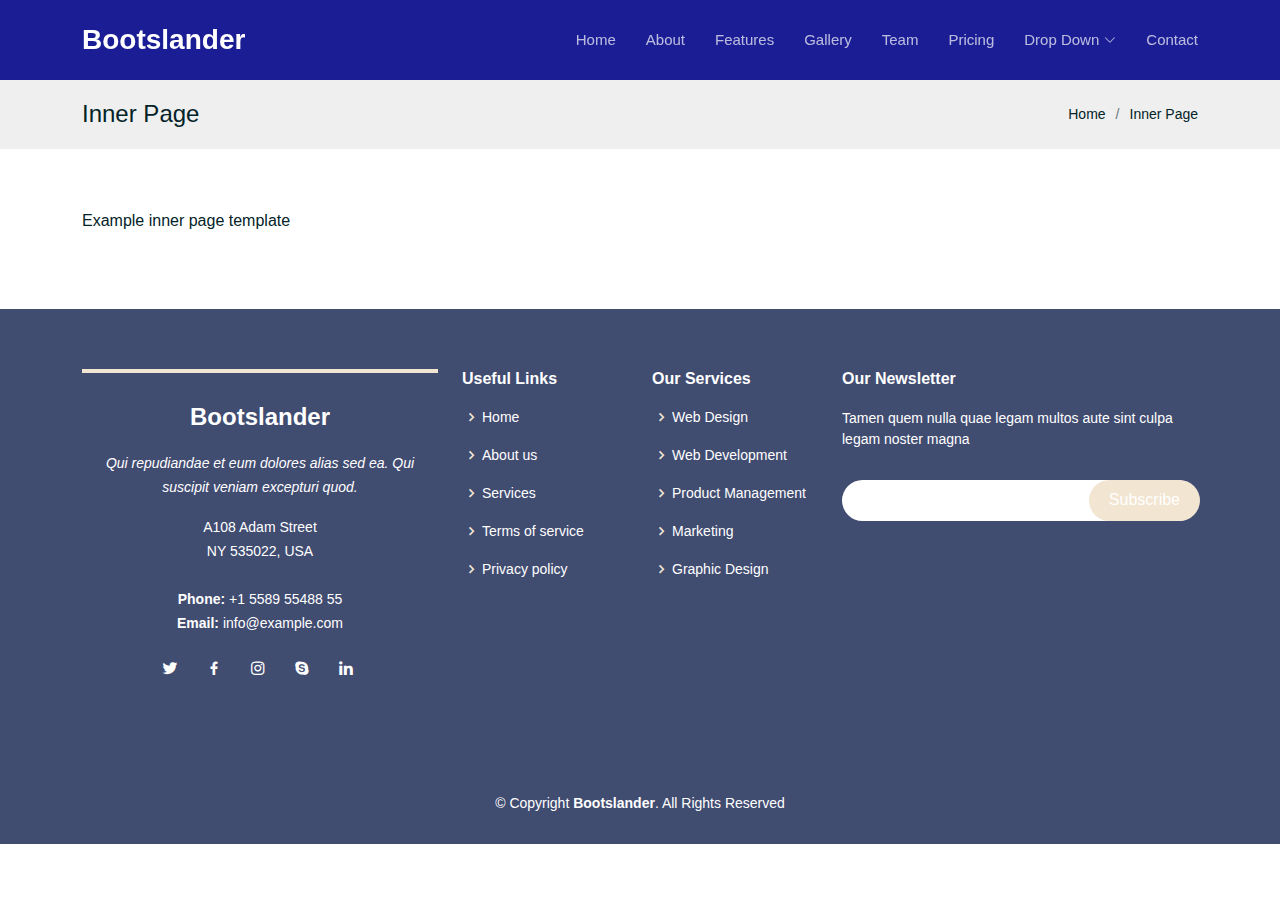
<file: inner-page.html>
<!DOCTYPE html>
<html lang="en">

<head>
  <meta charset="utf-8">
  <meta content="width=device-width, initial-scale=1.0" name="viewport">

  <title>Inner Page - Bootslander Bootstrap Template</title>
  <meta content="" name="description">
  <meta content="" name="keywords">

  <!-- Favicons -->
  <link href="assets/img/favicon.png" rel="icon">
  <link href="assets/img/apple-touch-icon.png" rel="apple-touch-icon">

  <!-- Google Fonts -->
  <link href="https://fonts.googleapis.com/css?family=Open+Sans:300,300i,400,400i,600,600i,700,700i|Montserrat:300,300i,400,400i,500,500i,600,600i,700,700i|Poppins:300,300i,400,400i,500,500i,600,600i,700,700i" rel="stylesheet">

  <!-- Vendor CSS Files -->
  <link href="assets/vendor/aos/aos.css" rel="stylesheet">
  <link href="assets/vendor/bootstrap/css/bootstrap.min.css" rel="stylesheet">
  <link href="assets/vendor/bootstrap-icons/bootstrap-icons.css" rel="stylesheet">
  <link href="assets/vendor/boxicons/css/boxicons.min.css" rel="stylesheet">
  <link href="assets/vendor/glightbox/css/glightbox.min.css" rel="stylesheet">
  <link href="assets/vendor/remixicon/remixicon.css" rel="stylesheet">
  <link href="assets/vendor/swiper/swiper-bundle.min.css" rel="stylesheet">

  <!-- Template Main CSS File -->
  <link href="assets/css/style.css" rel="stylesheet">

  <!-- =======================================================
  * Template Name: Bootslander - v4.10.0
  * Template URL: https://bootstrapmade.com/bootslander-free-bootstrap-landing-page-template/
  * Author: BootstrapMade.com
  * License: https://bootstrapmade.com/license/
  ======================================================== -->
</head>

<body>

  <!-- ======= Header ======= -->
  <header id="header" class="fixed-top d-flex align-items-center ">
    <div class="container d-flex align-items-center justify-content-between">

      <div class="logo">
        <h1><a href="index.html"><span>Bootslander</span></a></h1>
        <!-- Uncomment below if you prefer to use an image logo -->
        <!-- <a href="index.html"><img src="assets/img/logo.png" alt="" class="img-fluid"></a>-->
      </div>

      <nav id="navbar" class="navbar">
        <ul>
          <li><a class="nav-link scrollto " href="#hero">Home</a></li>
          <li><a class="nav-link scrollto" href="#about">About</a></li>
          <li><a class="nav-link scrollto" href="#features">Features</a></li>
          <li><a class="nav-link scrollto" href="#gallery">Gallery</a></li>
          <li><a class="nav-link scrollto" href="#team">Team</a></li>
          <li><a class="nav-link scrollto" href="#pricing">Pricing</a></li>
          <li class="dropdown"><a href="#"><span>Drop Down</span> <i class="bi bi-chevron-down"></i></a>
            <ul>
              <li><a href="#">Drop Down 1</a></li>
              <li class="dropdown"><a href="#"><span>Deep Drop Down</span> <i class="bi bi-chevron-right"></i></a>
                <ul>
                  <li><a href="#">Deep Drop Down 1</a></li>
                  <li><a href="#">Deep Drop Down 2</a></li>
                  <li><a href="#">Deep Drop Down 3</a></li>
                  <li><a href="#">Deep Drop Down 4</a></li>
                  <li><a href="#">Deep Drop Down 5</a></li>
                </ul>
              </li>
              <li><a href="#">Drop Down 2</a></li>
              <li><a href="#">Drop Down 3</a></li>
              <li><a href="#">Drop Down 4</a></li>
            </ul>
          </li>
          <li><a class="nav-link scrollto" href="#contact">Contact</a></li>
        </ul>
        <i class="bi bi-list mobile-nav-toggle"></i>
      </nav><!-- .navbar -->

    </div>
  </header><!-- End Header -->

  <main id="main">

    <!-- ======= Breadcrumbs Section ======= -->
    <section class="breadcrumbs">
      <div class="container">

        <div class="d-flex justify-content-between align-items-center">
          <h2>Inner Page</h2>
          <ol>
            <li><a href="index.html">Home</a></li>
            <li>Inner Page</li>
          </ol>
        </div>

      </div>
    </section><!-- End Breadcrumbs Section -->

    <section class="inner-page">
      <div class="container">
        <p>
          Example inner page template
        </p>
      </div>
    </section>

  </main><!-- End #main -->

  <!-- ======= Footer ======= -->
  <footer id="footer">
    <div class="footer-top">
      <div class="container">
        <div class="row">

          <div class="col-lg-4 col-md-6">
            <div class="footer-info">
              <h3>Bootslander</h3>
              <p class="pb-3"><em>Qui repudiandae et eum dolores alias sed ea. Qui suscipit veniam excepturi quod.</em></p>
              <p>
                A108 Adam Street <br>
                NY 535022, USA<br><br>
                <strong>Phone:</strong> +1 5589 55488 55<br>
                <strong>Email:</strong> info@example.com<br>
              </p>
              <div class="social-links mt-3">
                <a href="#" class="twitter"><i class="bx bxl-twitter"></i></a>
                <a href="#" class="facebook"><i class="bx bxl-facebook"></i></a>
                <a href="#" class="instagram"><i class="bx bxl-instagram"></i></a>
                <a href="#" class="google-plus"><i class="bx bxl-skype"></i></a>
                <a href="#" class="linkedin"><i class="bx bxl-linkedin"></i></a>
              </div>
            </div>
          </div>

          <div class="col-lg-2 col-md-6 footer-links">
            <h4>Useful Links</h4>
            <ul>
              <li><i class="bx bx-chevron-right"></i> <a href="#">Home</a></li>
              <li><i class="bx bx-chevron-right"></i> <a href="#">About us</a></li>
              <li><i class="bx bx-chevron-right"></i> <a href="#">Services</a></li>
              <li><i class="bx bx-chevron-right"></i> <a href="#">Terms of service</a></li>
              <li><i class="bx bx-chevron-right"></i> <a href="#">Privacy policy</a></li>
            </ul>
          </div>

          <div class="col-lg-2 col-md-6 footer-links">
            <h4>Our Services</h4>
            <ul>
              <li><i class="bx bx-chevron-right"></i> <a href="#">Web Design</a></li>
              <li><i class="bx bx-chevron-right"></i> <a href="#">Web Development</a></li>
              <li><i class="bx bx-chevron-right"></i> <a href="#">Product Management</a></li>
              <li><i class="bx bx-chevron-right"></i> <a href="#">Marketing</a></li>
              <li><i class="bx bx-chevron-right"></i> <a href="#">Graphic Design</a></li>
            </ul>
          </div>

          <div class="col-lg-4 col-md-6 footer-newsletter">
            <h4>Our Newsletter</h4>
            <p>Tamen quem nulla quae legam multos aute sint culpa legam noster magna</p>
            <form action="" method="post">
              <input type="email" name="email"><input type="submit" value="Subscribe">
            </form>

          </div>

        </div>
      </div>
    </div>

    <div class="container">
      <div class="copyright">
        &copy; Copyright <strong><span>Bootslander</span></strong>. All Rights Reserved
      </div>
      
    </div>
  </footer><!-- End Footer -->

  <a href="#" class="back-to-top d-flex align-items-center justify-content-center"><i class="bi bi-arrow-up-short"></i></a>
  <div id="preloader"></div>

  <!-- Vendor JS Files -->
  <script src="assets/vendor/purecounter/purecounter_vanilla.js"></script>
  <script src="assets/vendor/aos/aos.js"></script>
  <script src="assets/vendor/bootstrap/js/bootstrap.bundle.min.js"></script>
  <script src="assets/vendor/glightbox/js/glightbox.min.js"></script>
  <script src="assets/vendor/swiper/swiper-bundle.min.js"></script>
  <script src="assets/vendor/php-email-form/validate.js"></script>

  <!-- Template Main JS File -->
  <script src="assets/js/main.js"></script>

</body>

</html>
</file>
<file: assets/css/style.css>
/**
* Template Name: Bootslander - v4.10.0
* Template URL: https://bootstrapmade.com/bootslander-free-bootstrap-landing-page-template/
* Author: BootstrapMade.com
* License: https://bootstrapmade.com/license/
*/

/*--------------------------------------------------------------
# General
--------------------------------------------------------------*/
:root {
  --main-bg-buy: #032328;
  --main-bg-black: #414C71;
  --main-bg-white: #ffffff;
  --main-bg-grey: #efefef;
  --main-bg-yellow: #F1C673;
  --main-bg-red: #D38D8D;
  --main-bg-green: #79ba79;
  --main-bd-yellow:#F2E5D1;
}
body {
  font-family: 'Zen Kaku Gothic New', sans-serif;
  letter-spacing: 6%;
  /* font-family: "Open Sans", sans-serif; */
  color: var(--main-bg-buy) ;
}

a {
  color: var(--main-bg-buy) ;
  /* color: #1acc8d; */
  text-decoration: none;
}

a:hover {
  color:  var(--main-bd-yellow);
  text-decoration: none;
}

h1,
h2,
h3,
h4,
h5,
h6 {
  font-family: 'Zen Kaku Gothic New', sans-serif;
  /* font-family: "Montserrat", sans-serif; */
}

/*--------------------------------------------------------------
# Preloader
--------------------------------------------------------------*/
#preloader {
  position: fixed;
  top: 0;
  left: 0;
  right: 0;
  bottom: 0;
  z-index: 9999;
  overflow: hidden;
  background:  url("../img/Login.png");
  background-size: cover;
  background-position: center;
}

#preloader:before {
  content: "";
  position: fixed;
  top: calc(50% - 30px);
  left: calc(50% - 30px);
  border: 6px solid  var(--main-bg-black);
  border-top-color: var(--main-bd-yellow);
  border-radius: 50%;
  width: 60px;
  height: 60px;

  /* -webkit-animation-name: animate-preloader;
  -webkit-animation-duration: 3s;
  -webkit-animation-iteration-count: 1;
  -webkit-animation-timing-function: linear;
  -webkit-animation-fill-mode: infinite; */
  -webkit-animation: animate-preloader 3s linear infinite;
  animation: animate-preloader 3s linear infinite;
}
#preloader:after {
  content: "";
  position: fixed;
  top: calc(60% - 30px);
  left: calc(40% + 10px);
  font-size: 2rem;
  color: var(--main-bg-white);
}

@-webkit-keyframes animate-preloader {
  0% {
    transform: rotate(0deg);
  }

  100% {
    transform: rotate(360deg);
  }
}

@keyframes animate-preloader {
  0% {
    transform: rotate(0deg);
  }

  100% {
    transform: rotate(360deg);
  }
}

/*--------------------------------------------------------------
# Back to top button
--------------------------------------------------------------*/
.back-to-top {
  position: fixed;
  visibility: hidden;
  opacity: 0;
  right: 15px;
  bottom: 15px;
  z-index: 996;
  
  background: var(--main-bg-black) ;
  width: 40px;
  height: 40px;
  border-radius: 50px;
  transition: all 0.4s;
  border: 2px solid var(--main-bd-yellow);
}

.back-to-top i {
  font-size: 28px;
  color: var(--main-bd-yellow);
  line-height: 0;
}

.back-to-top:hover {
  background: var(--main-bd-yellow);
  
}
.back-to-top:hover i{
  color: var(--main-bg-black);
}

.back-to-top.active {
  visibility: visible;
  opacity: 1;
}

/*--------------------------------------------------------------
# Disable AOS delay on mobile
--------------------------------------------------------------*/
@media screen and (max-width: 768px) {
  [data-aos-delay] {
    transition-delay: 0 !important;
  }
}

/*--------------------------------------------------------------
# Header
--------------------------------------------------------------*/
#header {
  height: 80px;
  transition: all 0.5s;
  z-index: 997;
  transition: all 0.5s;
  background: rgba(1, 4, 136, 0.9);
}

#header.header-transparent {
  background: transparent;
}

#header.header-scrolled {
  background: var(--main-bg-buy);
  height: 60px;
}

#header .logo h1 {
  font-size: 28px;
  margin: 0;
  padding: 0;
  line-height: 1;
  font-weight: 700;
}

#header .logo h1 a,
#header .logo h1 a:hover {
  color: var(--main-bg-white);
  text-decoration: none;
}

#header .logo img {
  padding: 0;
  margin: 0;
  max-height: 40px;
}

/*--------------------------------------------------------------
# Navigation Menu
--------------------------------------------------------------*/
/**
* Desktop Navigation 
*/
.navbar {
  padding: 0;
}

.navbar ul {
  margin: 0;
  padding: 0;
  display: flex;
  list-style: none;
  align-items: center;
}

.navbar li {
  position: relative;
}

.navbar a,
.navbar a:focus {
  display: flex;
  align-items: center;
  justify-content: space-between;
  padding: 10px 0 10px 30px;
  font-size: 15px;
  font-weight: 500;
  /* font-family: "Poppins", sans-serif; */
  color: rgba(255, 255, 255, 0.7);
  white-space: nowrap;
  transition: 0.3s;
}

.navbar a i,
.navbar a:focus i {
  font-size: 12px;
  line-height: 0;
  margin-left: 5px;
}

.navbar>ul>li>a:before {
  content: "";
  position: absolute;
  width: 0;
  height: 2px;
  bottom: 3px;
  left: 30px;
  background-color: var(--main-bd-yellow);
  visibility: hidden;
  width: 0px;
  transition: all 0.3s ease-in-out 0s;
}

.navbar a:hover:before,
.navbar li:hover>a:before,
.navbar .active:before {
  visibility: visible;
  width: 25px;
}

.navbar a:hover,
.navbar .active,
.navbar .active:focus,
.navbar li:hover>a {
  color: var(--main-bg-white);
}

.navbar .dropdown ul {
  display: block;
  position: absolute;
  left: 30px;
  top: calc(100% + 30px);
  margin: 0;
  padding: 10px 0;
  z-index: 99;
  opacity: 0;
  visibility: hidden;
  background: var(--main-bg-white);
  box-shadow: 0px 0px 30px rgba(127, 137, 161, 0.25);
  transition: 0.3s;
  border-radius: 4px;
}

.navbar .dropdown ul li {
  min-width: 200px;
}

.navbar .dropdown ul a {
  padding: 10px 20px;
  font-size: 14px;
  font-weight: 500;
  text-transform: none;
  color: var(--main-bg-black);
}

.navbar .dropdown ul a i {
  font-size: 12px;
}

.navbar .dropdown ul a:hover,
.navbar .dropdown ul .active:hover,
.navbar .dropdown ul li:hover>a {
  color: var(--main-bd-yellow);
}

.navbar .dropdown:hover>ul {
  opacity: 1;
  top: 100%;
  visibility: visible;
}

.navbar .dropdown .dropdown ul {
  top: 0;
  left: calc(100% - 30px);
  visibility: hidden;
}

.navbar .dropdown .dropdown:hover>ul {
  opacity: 1;
  top: 0;
  left: 100%;
  visibility: visible;
}

@media (max-width: 1366px) {
  .navbar .dropdown .dropdown ul {
    left: -90%;
  }

  .navbar .dropdown .dropdown:hover>ul {
    left: -100%;
  }
}

/**
* Mobile Navigation 
*/
.mobile-nav-toggle {
  color: var(--main-bg-white);
  font-size: 28px;
  cursor: pointer;
  display: none;
  line-height: 0;
  transition: 0.5s;
}

@media (max-width: 991px) {
  .mobile-nav-toggle {
    display: block;
  }

  .navbar ul {
    display: none;
  }
}

.navbar-mobile {
  position: fixed;
  overflow: hidden;
  top: 0;
  right: 0;
  left: 0;
  bottom: 0;
  background: var(--main-bg-buy);
  transition: 0.3s;
  z-index: 999;
}

.navbar-mobile .mobile-nav-toggle {
  position: absolute;
  top: 15px;
  right: 15px;
}

.navbar-mobile ul {
  display: block;
  position: absolute;
  top: 55px;
  right: 15px;
  bottom: 15px;
  left: 15px;
  padding: 10px 0;
  border-radius: 8px;
  background-color: var(--main-bg-white);
  overflow-y: auto;
  transition: 0.3s;
}

.navbar-mobile>ul>li>a:before {
  left: 20px;
}

.navbar-mobile a,
.navbar-mobile a:focus {
  padding: 10px 20px;
  font-size: 15px;
  color: var(--main-bg-black);
}

.navbar-mobile a:hover,
.navbar-mobile .active,
.navbar-mobile li:hover>a {
  color: var(--main-bg-black);
}

.navbar-mobile .getstarted,
.navbar-mobile .getstarted:focus {
  margin: 15px;
}

.navbar-mobile .dropdown ul,
.navbar-mobile .dropdown .dropdown ul {
  position: static;
  display: none;
  margin: 10px 20px;
  padding: 10px 0;
  z-index: 99;
  opacity: 1;
  visibility: visible;
  background: var(--main-bg-white);
  box-shadow: 0px 0px 30px rgba(127, 137, 161, 0.25);
}

.navbar-mobile .dropdown ul li,
.navbar-mobile .dropdown .dropdown ul li {
  min-width: 200px;
}

.navbar-mobile .dropdown ul a,
.navbar-mobile .dropdown .dropdown ul a {
  padding: 10px 20px;
}

.navbar-mobile .dropdown ul a i,
.navbar-mobile .dropdown .dropdown ul a i {
  font-size: 12px;
}

.navbar-mobile .dropdown ul a:hover,
.navbar-mobile .dropdown ul .active:hover,
.navbar-mobile .dropdown ul li:hover>a,
.navbar-mobile .dropdown .dropdown ul a:hover,
.navbar-mobile .dropdown .dropdown ul .active:hover,
.navbar-mobile .dropdown .dropdown ul li:hover>a {
  color: var(--main-bd-yellow);
}

.navbar-mobile .dropdown>.dropdown-active,
.navbar-mobile .dropdown .dropdown>.dropdown-active {
  display: block;
}

/*--------------------------------------------------------------
# Hero Section
--------------------------------------------------------------*/
#hero {
  width: 100%;
  background: url("../img/Home_bg.png");
  position: relative;
  padding: 120px 0 0 0;
}

#hero:before {
  content: "";
  background: rgba(0, 0, 0, 0.5);
  position: absolute;
  bottom: 0;
  top: 0;
  left: 0;
  right: 0;
}

#hero h1 {
  margin: 0 0 20px 0;
  font-size: 48px;
  font-weight: 700;
  line-height: 56px;
  color: rgba(255, 255, 255, 0.8);
}

#hero h1 span {
  color: var(--main-bg-white);
  border-bottom: 4px solid var(--main-bd-yellow);
}

#hero h2 {
  color: var(--main-bg-white);
  margin-bottom: 40px;
  font-size: 24px;
}

#hero .btn-get-started {
  /* font-family: "Montserrat", sans-serif; */
  font-weight: 500;
  font-size: 16px;
  letter-spacing: 1px;
  display: inline-block;
  padding: 10px 30px;
  border-radius: 50px;
  transition: 0.5s;
  color: var(--main-bg-white);
  background: var(--main-bd-yellow);
}

#hero .btn-get-started:hover {
  background: var(--main-bd-yellow);
}

#hero .animated {
  animation: up-down 2s ease-in-out infinite alternate-reverse both;
}

@media (min-width: 1024px) {
  #hero {
    background-attachment: fixed;
  }
}

@media (max-width: 991px) {
  #hero {
    padding-top: 80px;
  }

  #hero .animated {
    -webkit-animation: none;
    animation: none;
  }

  #hero .hero-img {
    text-align: center;
  }

  #hero .hero-img img {
    max-width: 50%;
  }

  #hero h1 {
    font-size: 28px;
    line-height: 32px;
    margin-bottom: 10px;
  }

  #hero h2 {
    font-size: 18px;
    line-height: 24px;
    margin-bottom: 30px;
  }
}

@media (max-width: 575px) {
  #hero .hero-img img {
    width: 80%;
  }
}

@-webkit-keyframes up-down {
  0% {
    transform: translateY(10px);
  }

  100% {
    transform: translateY(-10px);
  }
}

@keyframes up-down {
  0% {
    transform: translateY(10px);
  }

  100% {
    transform: translateY(-10px);
  }
}

.hero-waves {
  display: block;
  margin-top: 60px;
  width: 100%;
  height: 60px;
  z-index: 5;
  position: relative;
}

.wave1 use {
  -webkit-animation: move-forever1 10s linear infinite;
  animation: move-forever1 10s linear infinite;
  -webkit-animation-delay: -2s;
  animation-delay: -2s;
}

.wave2 use {
  -webkit-animation: move-forever2 8s linear infinite;
  animation: move-forever2 8s linear infinite;
  -webkit-animation-delay: -2s;
  animation-delay: -2s;
}

.wave3 use {
  -webkit-animation: move-forever3 6s linear infinite;
  animation: move-forever3 6s linear infinite;
  -webkit-animation-delay: -2s;
  animation-delay: -2s;
}

@-webkit-keyframes move-forever1 {
  0% {
    transform: translate(85px, 0%);
  }

  100% {
    transform: translate(-90px, 0%);
  }
}

@keyframes move-forever1 {
  0% {
    transform: translate(85px, 0%);
  }

  100% {
    transform: translate(-90px, 0%);
  }
}

@-webkit-keyframes move-forever2 {
  0% {
    transform: translate(-90px, 0%);
  }

  100% {
    transform: translate(85px, 0%);
  }
}

@keyframes move-forever2 {
  0% {
    transform: translate(-90px, 0%);
  }

  100% {
    transform: translate(85px, 0%);
  }
}

@-webkit-keyframes move-forever3 {
  0% {
    transform: translate(-90px, 0%);
  }

  100% {
    transform: translate(85px, 0%);
  }
}

@keyframes move-forever3 {
  0% {
    transform: translate(-90px, 0%);
  }

  100% {
    transform: translate(85px, 0%);
  }
}

/*--------------------------------------------------------------
# Sections General
--------------------------------------------------------------*/
section {
  padding: 60px 0;
  overflow: hidden;
}

.section-bg {
  background-color: var(--main-bg-grey);
}

.section-title {
  padding-bottom: 40px;
}

.section-title h2 {
  font-size: 14px;
  font-weight: 500;
  padding: 0;
  line-height: 1px;
  margin: 0 0 5px 0;
  letter-spacing: 2px;
  text-transform: uppercase;
  color: #aaaaaa;
  /* font-family: "Poppins", sans-serif; */
}

.section-title h2::after {
  content: "";
  width: 120px;
  height: 1px;
  display: inline-block;
  background: var(--main-bd-yellow);
  margin: 4px 10px;
}

.section-title p {
  margin: 0;
  margin: 0;
  font-size: 36px;
  font-weight: 700;
  /* text-transform: uppercase; */
  /* font-family: "Poppins", sans-serif; */
  color: var(--main-bg-black);
}

/*--------------------------------------------------------------
# Breadcrumbs
--------------------------------------------------------------*/
.breadcrumbs {
  padding: 20px 0;
  background-color: var(--main-bg-grey);
  min-height: 40px;
  margin-top: 80px;
}

@media (max-width: 992px) {
  .breadcrumbs {
    margin-top: 64px;
  }
}

.breadcrumbs h2 {
  font-size: 24px;
  font-weight: 400;
  margin: 0;
}

@media (max-width: 992px) {
  .breadcrumbs h2 {
    margin: 0 0 10px 0;
  }
}

.breadcrumbs ol {
  display: flex;
  flex-wrap: wrap;
  list-style: none;
  padding: 0;
  margin: 0;
  font-size: 14px;
}

.breadcrumbs ol li+li {
  padding-left: 10px;
}

.breadcrumbs ol li+li::before {
  display: inline-block;
  padding-right: 10px;
  color: #6c757d;
  content: "/";
}

@media (max-width: 768px) {
  .breadcrumbs .d-flex {
    display: block !important;
  }

  .breadcrumbs ol {
    display: block;
  }

  .breadcrumbs ol li {
    display: inline-block;
  }
}

/*--------------------------------------------------------------
# About
--------------------------------------------------------------*/
.about {
  padding: 40px 0 0 0;
}
.about .row{
  display: flex;
  align-items: center;
}

.about .icon-boxes h3 {
  font-size: 28px;
  font-weight: 700;
  color: var(--main-bg-black);
  margin-bottom: 15px;
}

.about .icon-box {
  margin-top: 40px;
  /* background: #000; */
  /* color: #eee; */
  vertical-align: middle ;
}

.about .icon-box .icon {
  float: left;
  display: flex;
  align-items: center;
  justify-content: center;
  width: 64px;
  height: 64px;
  border: 2px solid var(--main-bd-yellow);
  border-radius: 50px;
  transition: 0.5s;
  background-color: var(--main-bg-black);
}

.about .icon-box .icon i {
  color: var(--main-bd-yellow);
  
  font-size: 32px;
}

.about .icon-box:hover .icon {
  background: var(--main-bd-yellow);
  border-color: var(--main-bd-yellow);
}

.about .icon-box:hover .icon i {
  color: var(--main-bg-white);
}

.about .icon-box .title {
  margin-left: 85px;
  font-weight: 700;
  margin-bottom: 10px;
  font-size: 18px;
}

.about .icon-box .title a {
  color: var(--main-bg-buy);
  transition: 0.3s;
}

.about .icon-box .title a:hover {
  color: var(--main-bd-yellow);
}

.about .icon-box .description {
  margin-left: 85px;
  line-height: 24px;
  font-size: 14px;
  /* background: #000; */
  display: flex;
  align-items: center;
  height: 100%;
}

.about .video-box {
  /* background: url("../img/mailbox.svg") center center no-repeat, var(--main-bg-buy); */
  /* background: url("../img/about.png") center center no-repeat; */
  background: url("../img/dailyhoroscope.jpg") center center no-repeat;
  background-color: #333;
  background-size: contain;
  min-height: 600px;
  max-width:400px;
  max-height: 600px;
  /* max-height: 500px; */
  border-radius: 40px;
}
#about{
  margin: 20px;
}
.about .play-btn {
  width: 94px;
  height: 94px;
  /* background: radial-gradient(var(--main-bg-yellow) 50%, rgba(255, 188, 3, 0.4) 52%); */
  background: #FF0000;
  
  border-radius: 50%;
  display: block;
  position: absolute;
  left: calc(50% - 47px);
  top: calc(50% - 47px);
  overflow: hidden;
}

.about .play-btn::after {
  content: "";
  position: absolute;
  left: 50%;
  top: 50%;
  transform: translateX(-40%) translateY(-50%);
  width: 0;
  height: 0;
  border-top: 10px solid transparent;
  border-bottom: 10px solid transparent;
  border-left: 15px solid #fff;
  z-index: 100;
  transition: all 400ms cubic-bezier(0.55, 0.055, 0.675, 0.19);
}

.about .play-btn::before {
  content: "";
  position: absolute;
  width: 120px;
  height: 120px;
  -webkit-animation-delay: 0s;
  animation-delay: 0s;
  -webkit-animation: pulsate-btn 2s;
  animation: pulsate-btn 2s;
  -webkit-animation-direction: forwards;
  animation-direction: forwards;
  -webkit-animation-iteration-count: infinite;
  animation-iteration-count: infinite;
  -webkit-animation-timing-function: steps;
  animation-timing-function: steps;
  opacity: 1;
  border-radius: 50%;
  /* border: 5px solid rgba(255, 204, 0, 0.7); */
  border: 5px solid rgba(255, 0, 0, 0.7);
  top: -15%;
  left: -15%;
  background: rgba(198, 16, 0, 0);
}

.about .play-btn:hover::after {
  border-left: 15px solid rgba(255, 0, 0, 0.7);
  transform: scale(20);
}

.about .play-btn:hover::before {
  content: "";
  position: absolute;
  left: 50%;
  top: 50%;
  transform: translateX(-40%) translateY(-50%);
  width: 0;
  height: 0;
  border: none;
  border-top: 10px solid transparent;
  border-bottom: 10px solid transparent;
  border-left: 15px solid #fff;
  z-index: 200;
  -webkit-animation: none;
  animation: none;
  border-radius: 0;
}

@-webkit-keyframes pulsate-btn {
  0% {
    transform: scale(0.6, 0.6);
    opacity: 1;
  }

  100% {
    transform: scale(1, 1);
    opacity: 0;
  }
}

@keyframes pulsate-btn {
  0% {
    transform: scale(0.6, 0.6);
    opacity: 1;
  }

  100% {
    transform: scale(1, 1);
    opacity: 0;
  }
}

/*--------------------------------------------------------------
# Features
--------------------------------------------------------------*/
.features .icon-box {
  display: flex;
  align-items: center;
  padding: 20px;
  background: var(--main-bg-grey);
  transition: ease-in-out 0.3s;
}

.features .icon-box i {
  font-size: 32px;
  padding-right: 10px;
  line-height: 1;
}

.features .icon-box h3 {
  font-weight: 700;
  margin: 0;
  padding: 0;
  line-height: 1;
  font-size: 16px;
}

.features .icon-box h3 a {
  color: var(--main-bg-black);
  transition: ease-in-out 0.3s;
}

.features .icon-box h3 a:hover {
  color: var(--main-bg-buy);
}

.features .icon-box:hover {
  background: #ebebff;
}

/*--------------------------------------------------------------
# Counts
--------------------------------------------------------------*/
.counts {
  background: var(--main-bg-grey);
  padding: 70px 0 60px;
}

.counts .count-box {
  padding: 30px 30px 25px 30px;
  width: 100%;
  position: relative;
  text-align: center;
  background: var(--main-bg-white);
}

.counts .count-box i {
  position: absolute;
  top: -25px;
  left: 50%;
  transform: translateX(-50%);
  font-size: 20px;
  background: var(--main-bd-yellow);
  padding: 12px;
  color: var(--main-bg-white);
  border-radius: 50px;
  display: inline-flex;
  align-items: center;
  justify-content: center;
  line-height: 0;
  width: 48px;
  height: 48px;
}

.counts .count-box span {
  font-size: 36px;
  display: block;
  font-weight: 600;
  color: var(--main-bg-black);
}

.counts .count-box p {
  padding: 0;
  margin: 0;
  /* font-family: "Montserrat", sans-serif; */
  font-size: 14px;
}

/*--------------------------------------------------------------
# Details
--------------------------------------------------------------*/
.details .content+.content {
  margin-top: 100px;
}

.details .content h3 {
  font-weight: 600;
  font-size: 26px;
  color: var(--main-bg-black);
}

.details .content ul {
  list-style: none;
  padding: 0;
}

.details .content ul li {
  padding-bottom: 10px;
}

.details .content ul i {
  font-size: 20px;
  padding-right: 4px;
  color: var(--main-bd-yellow);
}

.details .content p:last-child {
  margin-bottom: 0;
}

/*--------------------------------------------------------------
# Gallery
--------------------------------------------------------------*/
.gallery .gallery-item {
  overflow: hidden;
  border-right: 3px solid var(--main-bg-white);
  border-bottom: 3px solid var(--main-bg-white);
}

.gallery .gallery-item img {
  transition: all ease-in-out 0.4s;
}

.gallery .gallery-item:hover img {
  transform: scale(1.1);
}

/*--------------------------------------------------------------
# Testimonials
--------------------------------------------------------------*/
.testimonials {
  padding: 80px 0;
  background: url("../img/Profile_bg.png") no-repeat;
  background-position: center center;
  background-size: cover;
  position: relative;
}

.testimonials::before {
  content: "";
  position: absolute;
  left: 0;
  right: 0;
  top: 0;
  bottom: 0;
  background: rgba(37, 33, 44, 0.6);
}

.testimonials .section-header {
  margin-bottom: 40px;
}

.testimonials .testimonials-carousel,
.testimonials .testimonials-slider {
  overflow: hidden;
}

.testimonials .testimonial-item {
  text-align: center;
  color: var(--main-bg-white);
}

.testimonials .testimonial-item .testimonial-img {
  width: 100px;
  border-radius: 50%;
  border: 6px solid rgba(255, 255, 255, 0.15);
  margin: 0 auto;
}

.testimonials .testimonial-item h3 {
  font-size: 20px;
  font-weight: bold;
  margin: 10px 0 5px 0;
  color: #fff;
}

.testimonials .testimonial-item h4 {
  font-size: 14px;
  color: #ddd;
  margin: 0 0 15px 0;
}

.testimonials .testimonial-item .quote-icon-left,
.testimonials .testimonial-item .quote-icon-right {
  color: rgba(255, 255, 255, 0.4);
  font-size: 26px;
}

.testimonials .testimonial-item .quote-icon-left {
  display: inline-block;
  left: -5px;
  position: relative;
}

.testimonials .testimonial-item .quote-icon-right {
  display: inline-block;
  right: -5px;
  position: relative;
  top: 10px;
}

.testimonials .testimonial-item p {
  font-style: italic;
  margin: 0 auto 15px auto;
  color: #eee;
}

.testimonials .swiper-pagination {
  margin-top: 20px;
  position: relative;
}

.testimonials .swiper-pagination .swiper-pagination-bullet {
  width: 12px;
  height: 12px;
  opacity: 1;
  background-color: rgba(255, 255, 255, 0.4);
}

.testimonials .swiper-pagination .swiper-pagination-bullet-active {
  background-color: var(--main-bd-yellow);
}

@media (min-width: 1024px) {
  .testimonials {
    background-attachment: fixed;
  }
}

@media (min-width: 992px) {
  .testimonials .testimonial-item p {
    width: 80%;
  }
}

/*--------------------------------------------------------------
# Team
--------------------------------------------------------------*/
.team {
  background: #fff;
}

.team .member {
  text-align: center;
  margin-bottom: 80px;
  position: relative;
}

.team .member .pic {
  border-radius: 4px;
  overflow: hidden;
}

.team .member img {
  transition: all ease-in-out 0.4s;
}

.team .member:hover img {
  transform: scale(1.1);
}

.team .member .member-info {
  position: absolute;
  bottom: -80px;
  left: 0px;
  right: 0px;
  background: rgba(255, 255, 255, 0.9);
  padding: 15px 0;
  border-radius: 0 0 4px 4px;
  box-shadow: 0px 2px 15px rgba(0, 0, 0, 0.1);
}

.team .member h4 {
  font-weight: 700;
  margin-bottom: 10px;
  font-size: 16px;
  color: var(--main-bg-buy);
  position: relative;
  padding-bottom: 10px;
}

.team .member h4::after {
  content: "";
  position: absolute;
  display: block;
  width: 50px;
  height: 1px;
  background: var(--main-bg-black);
  bottom: 0;
  left: calc(50% - 25px);
}

.team .member span {
  font-style: italic;
  display: block;
  font-size: 13px;
  color: var(--main-bg-black);
}

.team .member .social {
  margin-top: 10px;
}

.team .member .social a {
  transition: color 0.3s;
  color: var(--main-bg-black);
}

.team .member .social a:hover {
  color: var(--main-bd-yellow);
}

.team .member .social i {
  font-size: 16px;
  margin: 0 2px;
}

/*--------------------------------------------------------------
# Pricing
--------------------------------------------------------------*/
.pricing .box {
  padding: 20px;
  height: 100%;
  width: 100%;
  background: #fff;
  text-align: center;
  box-shadow: 0px 0px 4px rgba(0, 0, 0, 0.12);
  border-radius: 5px;
  position: relative;
  overflow: hidden;
}

.pricing h3 {
  font-weight: 400;
  margin: -20px -20px 20px -20px;
  padding: 20px 15px;
  font-size: 16px;
  font-weight: 600;
  color: #777777;
  background: #f8f8f8;
}

.pricing h4 {
  font-size: 36px;
  color: var(--main-bd-yellow);
  font-weight: 600;
  /* font-family: "Poppins", sans-serif; */
  margin-bottom: 20px;
}

.pricing h4 sup {
  font-size: 20px;
  top: -15px;
  left: -3px;
}

.pricing h4 span {
  color: #bababa;
  font-size: 16px;
  font-weight: 300;
}

.pricing ul {
  padding: 0;
  list-style: none;
  color: #444444;
  text-align: center;
  line-height: 20px;
  font-size: 14px;
}

.pricing ul li {
  padding-bottom: 16px;
}

.pricing ul i {
  color: var(--main-bd-yellow);
  font-size: 18px;
  padding-right: 4px;
}

.pricing ul .na {
  color: #ccc;
  text-decoration: line-through;
}

.pricing .btn-wrap {
  position: absolute;
  width: 100%;
  bottom: 0;
  left: 0;
  right: 0;
  /* margin: 20px -20px -20px -20px; */
  padding: 20px 15px;
  background: #f8f8f8;
  text-align: center;
  display: flex;
  align-items: center;
  justify-content: center;
}
.pricing .box ul{
  margin-bottom: 60px;
}

.pricing .btn-buy {
  background: var(--main-bd-yellow);
  position: relative;
  display: inline-block;
  padding: 8px 35px 10px 35px;
  border-radius: 50px;
  color: var(--main-bg-white);
  transition: none;
  font-size: 14px;
  font-weight: 400;
  /* font-family: "Montserrat", sans-serif; */
  font-weight: 600;
  transition: 0.3s;
}

.pricing .btn-buy:hover {
  background: var(--main-bd-yellow);
}

.pricing .featured h3 {
  color: var(--main-bg-white);
  background: var(--main-bd-yellow);
}

.pricing .advanced {
  width: 200px;
  position: absolute;
  top: 18px;
  right: -68px;
  transform: rotate(45deg);
  z-index: 1;
  font-size: 14px;
  padding: 1px 0 3px 0;
  background: var(--main-bg-black);
  color: var(--main-bg-white);
}

/*--------------------------------------------------------------
# F.A.Q
--------------------------------------------------------------*/
.faq .faq-list {
  padding: 0;
}

.faq .faq-list ul {
  padding: 0;
  list-style: none;
}

.faq .faq-list li+li {
  margin-top: 15px;
}

.faq .faq-list li {
  padding: 20px;
  background: var(--main-bg-white);
  border-radius: 4px;
  position: relative;
}

.faq .faq-list a {
  display: block;
  position: relative;
  /* font-family: "Poppins", sans-serif; */
  font-size: 16px;
  line-height: 24px;
  font-weight: 500;
  padding: 0 30px;
  outline: none;
  cursor: pointer;
}

.faq .faq-list .icon-help {
  font-size: 24px;
  position: absolute;
  right: 0;
  left: 20px;
  color: var(--main-bd-yellow);
}

.faq .faq-list .icon-show,
.faq .faq-list .icon-close {
  font-size: 24px;
  position: absolute;
  right: 0;
  top: 0;
}

.faq .faq-list p {
  margin-bottom: 0;
  padding: 10px 0 0 0;
}

.faq .faq-list .icon-show {
  display: none;
}

.faq .faq-list a.collapsed {
  color: #343a40;
}

.faq .faq-list a.collapsed:hover {
  color: var(--main-bd-yellow);
}

.faq .faq-list a.collapsed .icon-show {
  display: inline-block;
}

.faq .faq-list a.collapsed .icon-close {
  display: none;
}

@media (max-width: 1200px) {
  .faq .faq-list {
    padding: 0;
  }
}

/*--------------------------------------------------------------
# Contact
--------------------------------------------------------------*/
.contact .info {
  width: 100%;
  background: var(--main-bg-white);
}

.contact .info i {
  font-size: 20px;
  color: var(--main-bg-black);
  float: left;
  width: 44px;
  height: 44px;
  background: var(--main-bg-grey);
  display: flex;
  justify-content: center;
  align-items: center;
  border-radius: 50px;
  transition: all 0.3s ease-in-out;
}

.contact .info h4 {
  padding: 0 0 0 60px;
  font-size: 22px;
  font-weight: 600;
  margin-bottom: 5px;
  color: var(--main-bg-buy);
}

.contact .info p {
  padding: 0 0 0 60px;
  margin-bottom: 0;
  font-size: 14px;
  color: var(--main-bg-buy);
}

.contact .info .email,
.contact .info .phone {
  margin-top: 40px;
}

.contact .info .email:hover i,
.contact .info .address:hover i,
.contact .info .phone:hover i {
  background: var(--main-bd-yellow);
  color: var(--main-bg-white);
}

.contact .php-email-form {
  width: 100%;
  background: var(--main-bg-white);
}

.contact .php-email-form .form-group {
  padding-bottom: 8px;
}

.contact .php-email-form .error-message {
  display: none;
  color: var(--main-bg-white);
  background: var(--main-bg-red);
  text-align: left;
  padding: 15px;
  font-weight: 600;
}

.contact .php-email-form .error-message br+br {
  margin-top: 25px;
}

.contact .php-email-form .sent-message {
  display: none;
  color: var(--main-bg-white);
  background: var(--main-bd-yellow);
  text-align: center;
  padding: 15px;
  font-weight: 600;
}

.contact .php-email-form .loading {
  display: none;
  background:var(--main-bg-white);
  text-align: center;
  padding: 15px;
}

.contact .php-email-form .loading:before {
  content: "";
  display: inline-block;
  border-radius: 50%;
  width: 24px;
  height: 24px;
  margin: 0 10px -6px 0;
  border: 3px solid var(--main-bd-yellow);
  border-top-color: var(--main-bg-white);
  -webkit-animation: animate-loading 1s linear infinite;
  animation: animate-loading 1s linear infinite;
}

.contact .php-email-form input,
.contact .php-email-form textarea {
  border-radius: 0;
  box-shadow: none;
  font-size: 14px;
}

.contact .php-email-form input {
  height: 44px;
}

.contact .php-email-form textarea {
  padding: 10px 12px;
}

.contact .php-email-form button[type=submit] {
  background: var(--main-bg-buy);
  border: 0;
  padding: 10px 30px;
  color: var(--main-bg-white);
  transition: 0.4s;
  border-radius: 50px;
}

.contact .php-email-form button[type=submit]:hover {
  background: var(--main-bd-yellow)
}

@-webkit-keyframes animate-loading {
  0% {
    transform: rotate(0deg);
  }

  100% {
    transform: rotate(360deg);
  }
}

@keyframes animate-loading {
  0% {
    transform: rotate(0deg);
  }

  100% {
    transform: rotate(360deg);
  }
}

/*--------------------------------------------------------------
# Footer
--------------------------------------------------------------*/
#footer {
  background: var(--main-bg-black);
  padding: 0 0 30px 0;
  color: #fff;
  font-size: 14px;
}

#footer .footer-top {
  padding: 60px 0 30px 0;
}

#footer .footer-top .footer-info {
  margin-bottom: 15px;
  background: var(--main-bg-black);
  color: var(--main-bg-white);
  border-top: 4px solid var(--main-bd-yellow);
  text-align: center;
  padding: 30px 20px;
}

#footer .footer-top .footer-info h3 {
  font-size: 24px;
  margin: 0 0 20px 0;
  padding: 2px 0 2px 0;
  line-height: 1;
  font-weight: 700;
}

#footer .footer-top .footer-info p {
  font-size: 14px;
  line-height: 24px;
  margin-bottom: 0;
  /* font-family: "Montserrat", sans-serif; */
}

#footer .footer-top .social-links a {
  font-size: 18px;
  display: inline-block;
  color: var(--main-bg-white);
  line-height: 1;
  padding: 8px 0;
  margin-right: 4px;
  border-radius: 50%;
  text-align: center;
  width: 36px;
  height: 36px;
  transition: 0.3s;
}

#footer .footer-top .social-links a:hover {
  background: var(--main-bd-yellow);
  color: var(--main-bg-white);
  text-decoration: none;
}

#footer .footer-top h4 {
  font-size: 16px;
  font-weight: 600;
  color: var(--main-bg-white);
  position: relative;
  padding-bottom: 12px;
}

#footer .footer-top .footer-links {
  margin-bottom: 30px;
}

#footer .footer-top .footer-links ul {
  list-style: none;
  padding: 0;
  margin: 0;
}

#footer .footer-top .footer-links ul i {
  padding-right: 2px;
  color: var(--main-bd-yellow);
  font-size: 18px;
  line-height: 1;
}

#footer .footer-top .footer-links ul li {
  padding: 10px 0;
  display: flex;
  align-items: center;
}

#footer .footer-top .footer-links ul li:first-child {
  padding-top: 0;
}

#footer .footer-top .footer-links ul a {
  color: #fff;
  transition: 0.3s;
  display: inline-block;
  line-height: 1;
}

#footer .footer-top .footer-links ul a:hover {
  color: var(--main-bd-yellow);
}

#footer .footer-top .footer-newsletter form {
  margin-top: 30px;
  background: var(--main-bg-white);
  padding: 6px 10px 6px 15px;
  position: relative;
  border-radius: 50px;
}

#footer .footer-top .footer-newsletter form input[type=email] {
  border: 0;
  padding: 4px;
  width: calc(100% - 110px);
}

#footer .footer-top .footer-newsletter form input[type=submit] {
  position: absolute;
  top: 0;
  right: -2px;
  bottom: 0;
  border: 0;
  background: none;
  font-size: 16px;
  padding: 0 20px;
  background: var(--main-bd-yellow);
  color: var(--main-bg-white);
  transition: 0.3s;
  border-radius: 50px;
}

#footer .footer-top .footer-newsletter form input[type=submit]:hover {
  background: var(--main-bd-yellow);
}

#footer .copyright {
  border-top: 1px solid var(--main-bg-black);
  text-align: center;
  padding-top: 30px;
}

#footer .credits {
  padding-top: 10px;
  text-align: center;
  font-size: 13px;
  color: var(--main-bg-white);
}

@media (max-width: 575px) {
  #footer .footer-top .footer-info {
    margin: -20px 0 30px 0;
  }
}

.download-btn {
  font-family: "Montserrat", sans-serif;
  font-weight: 500;
  font-size: 16px;
  letter-spacing: 1px;
  display: inline-block;
  padding: 10px 30px;
  margin-bottom: 20px;
  margin-right: 10px;
  border-radius: 50px;
  transition: 0.5s;
  color: var(--main-bd-yellow);
  border: 2px solid var(--main-bd-yellow);
  background: var(--main-bg-black);

}

.download-btn:hover {
  color: #fff;
  background: var(--main-bg-buy);
}
.download-btn.disable{
  background: var(--main-bg-grey);
}
.specialWord{
  font-family: 'Griffy', cursive;
}
.dialog{
  position: relative;
	background-color: var(--main-bg-black);
  color: var(--main-bd-yellow);
	padding: 1.125em 1.5em;
	font-size: 1rem;
	border-radius: 1rem;
  box-shadow:	0 0.125rem 0.5rem rgba(0, 0, 0, .3), 0 0.0625rem 0.125rem rgba(0, 0, 0, .2);
}
.dialog:first{
 margin-bottom: 20px;
}
.dialog::before {
	content: '';
	position: absolute;
	width: 0;
	height: 0;
	bottom: 100%;
	left: 1.5em; 
	border: .75rem solid transparent;
	border-top: none;
	border-bottom-color:var(--main-bg-black);
	filter: drop-shadow(0 -0.0625rem 0.0625rem rgba(0, 0, 0, .1));
}
</file>
